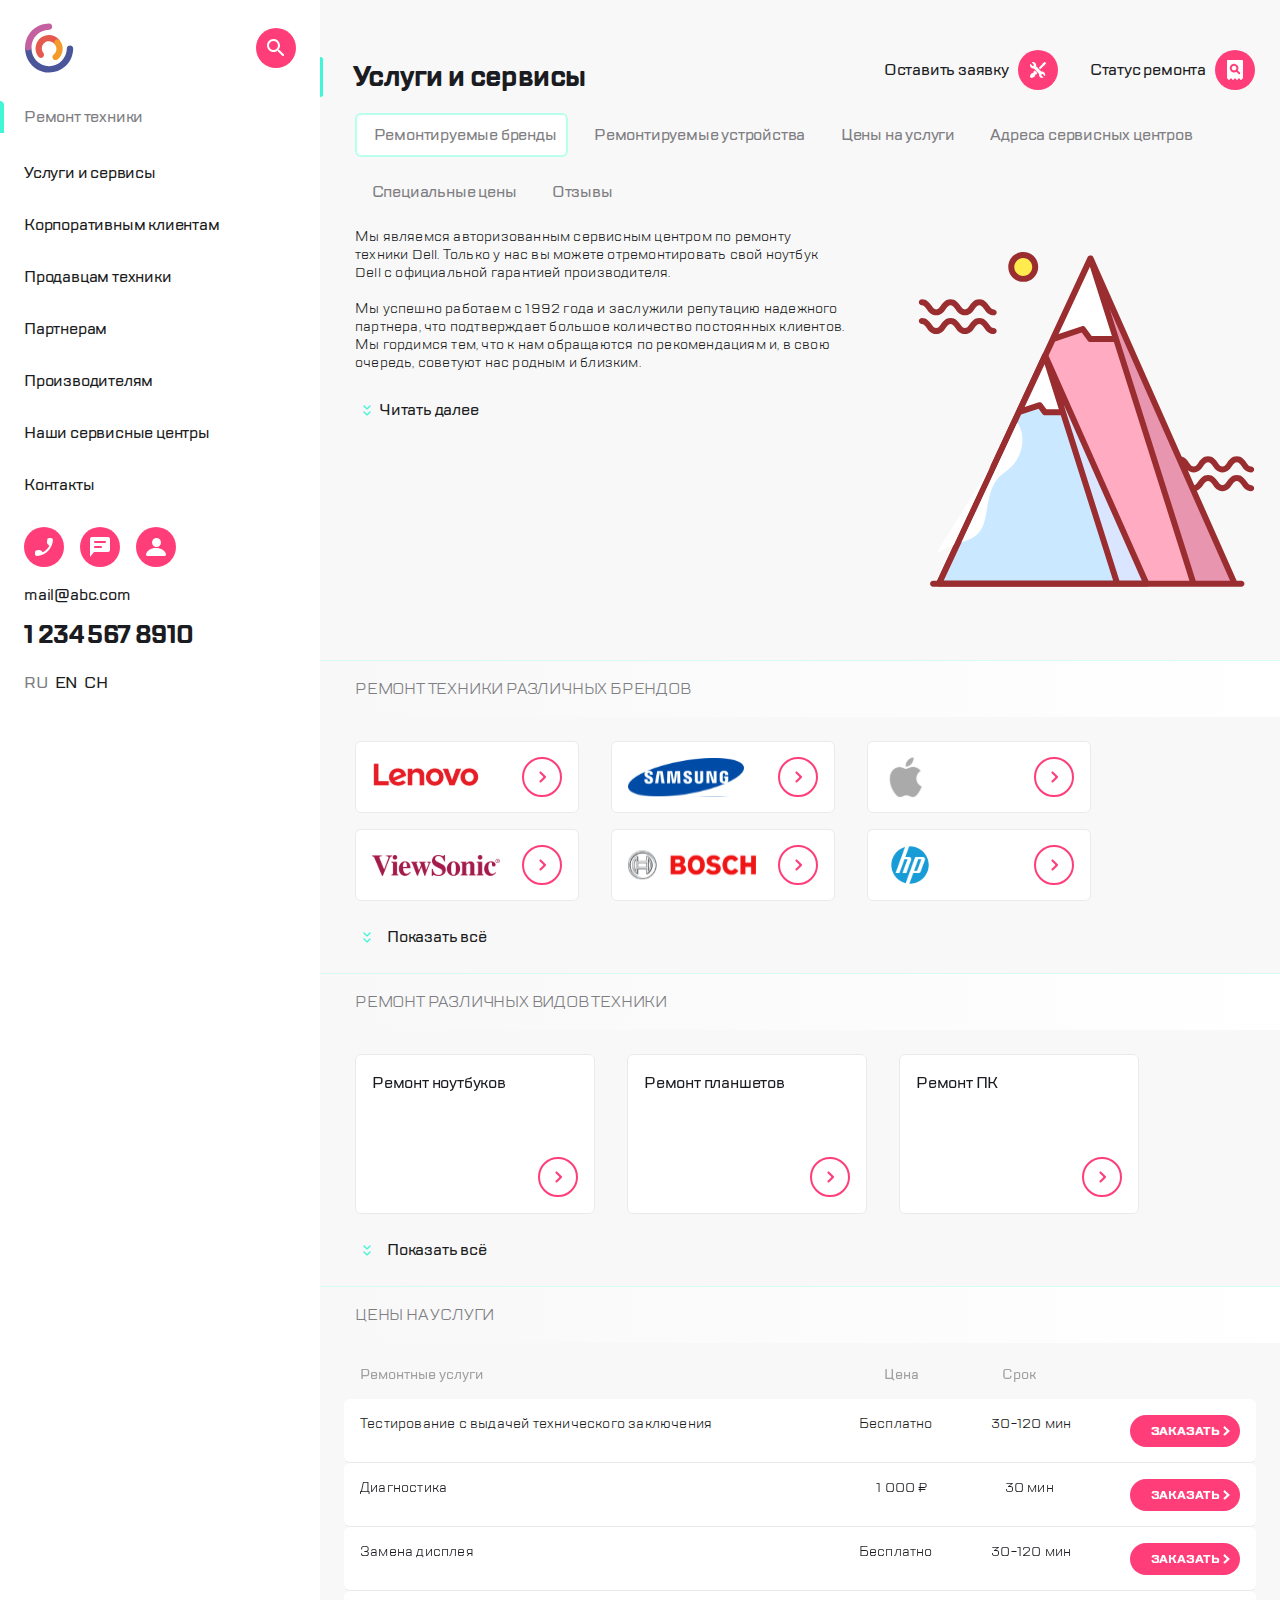
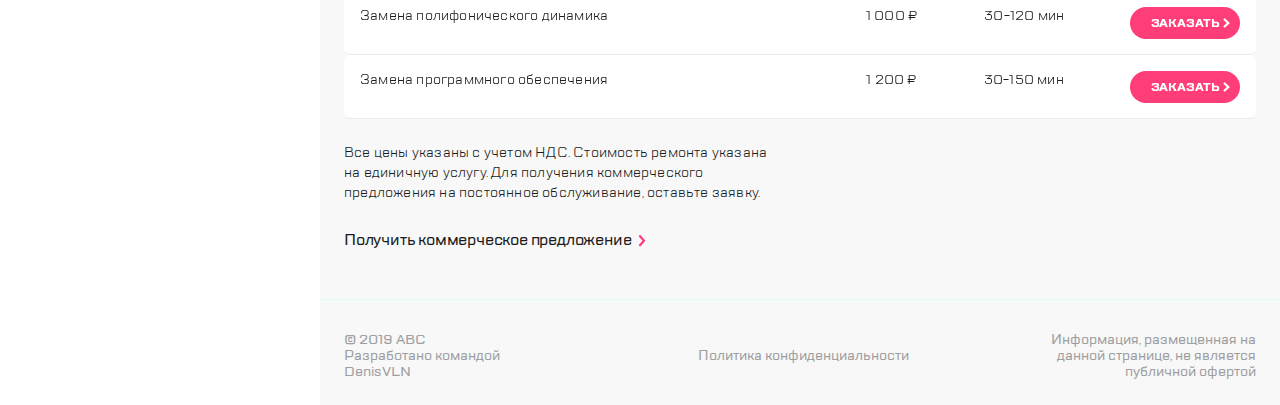
<file: index.html>
<!DOCTYPE html>
<html lang="ru">
<head>
    <meta charset="UTF-8">
    <meta name="viewport" content="width=device-width,initial-scale=1">
    <title>ABC-сервисный центр</title>
<link href="style.css" rel="stylesheet"></head>
<body>
    <div class="container">
        <aside class="aside-chat">
                <button class="icon-style aside-chat__close-btn">
                    <img src="./img/burger_close.svg" alt="Закрыть меню">
                </button>
                <h2 class="aside-chat__title aside-chat__title--style">Обратная связь</h2>
                <form class="form-chat" action="" method="get">
                    <p class="form-chat__block">
                        <input class="form-chat__input--style form-chat__input" type="text" placeholder="Имя" required>
                    </p>
                    <p class="form-chat__block">
                        <input class="form-chat__input--style form-chat__input" type="tel" placeholder="Телефон" required>
                    </p>
                    <p class="form-chat__block">
                        <input class="form-chat__input--style form-chat__input" type="email" placeholder="Электронная почта" required>
                    </p>
                    <p class="form-chat__block">
                        <input class="form-chat__input--style form-chat__input form-chat__input--message" type="text" placeholder="Сообщение" required>
                    </p>
                    <p class="form-chat__text--style">
                        Нажимая “отправить”, вы даете согласие на
                        <a class="text__link--style">обработку персональных данных</a> и соглашаетесь с нашей <a class="text__link--style">политикой 
                        конфиденциальности</a>
                    </p>
                    <button class="form-chat__btn form-chat__btn--style" type="submit">Отправить</button>
                </form>
        </aside>
        <div id="div-aside-chat"></div>
        <aside class="aside-phone">
                <button class="icon-style aside-phone__close-btn">
                    <img src="./img/burger_close.svg" alt="Закрыть меню">
                </button>
                <h2 class="aside-phone__title aside-phone__title--style">Заказать звонок</h2>
                <form class="form-phone" action="" method="get">
                    <p>
                        <input class="form-phone__input--style form-phone__input" type="tel" placeholder="Телефон" required>
                    </p>
                    <p class="form-phone__text form-phone__text--style">
                        Нажимая “отправить”, вы даете согласие на
                        <a class="text__link--style">обработку персональных данных</a> и соглашаетесь с нашей <a class="text__link--style">политикой 
                        конфиденциальности</a>
                    </p>
                    <button class="form-phone__btn form-phone__btn--style" type="submit">Отправить</button>
                </form>
        </aside>
        <div id="div-aside-phone"></div>  
        <aside class="burger-menu">
        <header class="burger-menu__cap">
            <button class="icon-style button-close--burger">
                <img src="./img/burger_close.svg" alt="Закрыть меню">
            </button>
            <img class="logo" src="./img/abc_logo.svg" alt="логотип CSP">
            <button class="icon-style burger-menu__cap--right">
                <img src="./img/search.svg" alt="Поиск">
            </button>
        </header>
        <div class="burger-menu__container">
            <nav>
                <ul class="burger-list">
                    <li class="burger-list__item burger-list__item--active">
                        <a class="burger-list__link burger-list__link--active" href="#">Ремонт техники</a>
                    </li>
                    <li class="burger-list__item">
                        <a class="burger-list__link" href="#">Услуги и сервисы</a>
                    </li>
                    <li class="burger-list__item">
                        <a class="burger-list__link" href="#">Корпоративным клиентам</a>
                    </li>
                    <li class="burger-list__item">
                        <a class="burger-list__link" href="#">Продавцам техники</a>
                    </li>
                    <li class="burger-list__item">
                        <a class="burger-list__link" href="#">Партнерам</a>
                    </li>
                    <li class="burger-list__item">
                        <a class="burger-list__link" href="#">Производителям</a>
                    </li>
                    <li class="burger-list__item">
                        <a class="burger-list__link" href="#">Наши сервисные центры</a>
                    </li>
                    <li class="burger-list__item">
                        <a class="burger-list__link" href="#">Контакты</a>
                    </li>
                </ul>
            </nav>
            <footer class="burger-menu__footer">
                <div class="footer-menu">
                    <button class="icon-style footer-menu__button" id="phone-button1">
                        <img src="./img/call.svg" alt="звонок">
                    </button>   
                    <button class="icon-style footer-menu__button" id="chat-button1">
                        <img src="./img/chat.svg" alt="чат">
                    </button>   
                    <button class="icon-style footer-menu__button">
                        <img src="./img/profile.svg" alt="профиль">
                    </button>       
                </div>
                <address class="footer-info">
                    <a class="burger-menu__footer--email" href="mailto:mail@cps.com">mail@abc.com</a>
                    <a class="burger-menu__footer--number" href="tel:8 800 890 8900">1 234 567 8910</a>  
                </address>
                <ul class="footer-lang-list">
                    <li>
                        <a class="footer-lang-list__link footer-lang-list__active" href="#">RU</a>
                    </li>
                    <li>
                        <a class="footer-lang-list__link" href="#">EN</a>
                    </li>
                    <li>
                        <a class="footer-lang-list__link" href="#">CH</a>
                    </li>
                </ul>
            </footer>
        </div>           
        </aside>
        <div id="div-aside-burger"></div>
        <div class="container-hm">
            <header class="header">
        <div class="menu">
            <button class="icon-style burger" type="button">
                    <img class="burger__icon" src="./img/burger.svg" alt="меню">
            </button>
            <a class="menu__link" href="#">
            <img style="width: 50px" src="./img/abc_logo.svg" alt="логотип CSP">
            </a>
        </div>
        
        <div class="buttons">
            <div class="buttons__add">
                <button class="icon-style" id="phone-button2">
                    <img src="./img/call.svg" alt="кнопка вызова">
                </button>
                <button class="icon-style burger__icon" id="chat-button2">
                    <img src="./img/chat.svg" alt="кнопка чата">
                </button>
                <button class="icon-style">
                    <img src="./img/profile.svg" alt="кнопка профиля">
                </button>
            </div>
            
            <div class="buttons__mobile">        
                <button class="icon-style">
                    <img src="./img/repair.svg" alt="отправить запрос">
                </button>
                <button class="icon-style">
                    <img src="./img/checkstatus.svg" alt="чекстатус">
                </button>  
            </div>   
        </div>

            </header>
<main class="main">
        <div class="main__container">
            <div class="main__desktop desktop">
                <h1 class="main__head head">Услуги и сервисы</h1>
                <div class="desktop__buttons">
                    <button class="position-repair desktop__buttons-text">Оставить заявку
                        <div class="icon-style">
                            <img class="icon-style__position" src="./img/repair.svg" alt="отправить запрос">
                        </div>
                    </button>
                    <button class="position-checkstatus desktop__buttons-text">Статус ремонта
                        <div class="icon-style">
                            <img class="icon-style__position" src="./img/checkstatus.svg" alt="проверить чекстатус">
                        </div>
                    </button>
                </div>
            </div>
    
            <nav class="navigation">
                <ul class="navigation__list">
                    <li class="navigation__item">
                        <a class="navigation__link navigation__link-active" href="#">Ремонтируемые бренды</a>
                    </li>
                    <li class="navigation__item">
                        <a class="navigation__link" href="#">Ремонтируемые устройства</a>
                    </li>
                    <li class="navigation__item">
                        <a class="navigation__link" href="#">Цены на услуги</a>
                    </li>
                    <li class="navigation__item">
                        <a class="navigation__link" href="#">Адреса сервисных центров</a>
                    </li>
                    <li class="navigation__item">
                        <a class="navigation__link" href="#">Специальные цены</a>
                    </li>
                    <li class="navigation__item">
                        <a class="navigation__link" href="#">Отзывы</a>
                    </li>
                </ul>
            </nav>
        </div>




        <section class="section">
            <div class="section__div">
                <p class="section__p">Мы являемся авторизованным сервисным центром по ремонту техники Dell.
                    Только у нас вы можете отремонтировать свой ноутбук Dell с официальной гарантией производителя. 
                    <br><br>Мы успешно работаем с 1992 года и заслужили репутацию надежного партнера, что подтверждает
                     большое количество постоянных клиентов. Мы гордимся тем, что к нам обращаются по рекомендациям и, в свою очередь,
                      советуют нас родным и близким.
                    <br><br>Мы успешно работаем с 1992 года и заслужили репутацию надежного партнера, что подтверждает
                      большое количество постоянных клиентов. Мы гордимся тем, что к нам обращаются по рекомендациям и, в свою очередь,
                       советуют нас родным и близким.
                    <br><br>Мы успешно работаем с 1992 года и заслужили репутацию надежного партнера, что подтверждает
                       большое количество постоянных клиентов. Мы гордимся тем, что к нам обращаются по рекомендациям и, в свою очередь,
                        советуют нас родным и близким.     
                </p>
                <button class="section__button section__button--style">Читать далее</button>
            </div>
            <aside class="section__aside">
                <img class="section__image" src="./img/abc_main.svg" alt="Большой логотип CSP">
            </aside>
        </section>
        <h2 class="main__title main__title--text">Ремонт техники различных брендов</h2>
        <div class="image-slider swiper">
            <div class="image-slider__wrapper swiper-wrapper">
                <div class="image-slider__slide swiper-slide">
                    <div class="image-slider__image">
                        <img src="./img/swiper_logo/lenovo.svg" alt="">
                        <a class="circle-icon" href="#">
                            <img src="./img/swiper_logo/next.svg" alt="">
                        </a>
                    </div>
                </div>
                <div class="image-slider__slide swiper-slide">
                    <div class="image-slider__image">
                        <img src="./img/swiper_logo/sumsung.svg" alt="">
                        <a class="circle-icon" href="#">
                            <img src="./img/swiper_logo/next.svg" alt="">
                        </a>
                    </div>
                </div>
                <div class="image-slider__slide swiper-slide">
                    <div class="image-slider__image">
                        <img src="./img/swiper_logo/apple.svg" alt="">
                        <a class="circle-icon" href="#">
                            <img src="./img/swiper_logo/next.svg" alt="">
                        </a>
                    </div>
                </div>
                <div class="image-slider__slide swiper-slide">
                    <div class="image-slider__image">
                        <img src="./img/swiper_logo/viewsonic.svg" alt="">
                        <a class="circle-icon" href="#">
                            <img src="./img/swiper_logo/next.svg" alt="">
                        </a>
                    </div>
                </div>
                <div class="image-slider__slide swiper-slide">
                    <div class="image-slider__image">
                        <img src="./img/swiper_logo/bosch.svg" alt="">
                        <a class="circle-icon" href="#">
                            <img src="./img/swiper_logo/next.svg" alt="">
                        </a>
                    </div>
                </div>
                <div class="image-slider__slide swiper-slide">
                    <div class="image-slider__image">
                        <img src="./img/swiper_logo/hp.svg" alt="">
                        <a class="circle-icon" href="#">
                            <img src="./img/swiper_logo/next.svg" alt="">
                        </a>
                    </div>
                </div>
                <div class="image-slider__slide swiper-slide">
                    <div class="image-slider__image">
                        <img src="./img/swiper_logo/acer.svg" alt="">
                        <a class="circle-icon" href="#">
                            <img src="./img/swiper_logo/next.svg" alt="">
                        </a>
                    </div>
                </div>
                <div class="image-slider__slide swiper-slide">
                    <div class="image-slider__image">
                        <img src="./img/swiper_logo/sony.svg" alt="">
                        <a class="circle-icon" href="#">
                            <img src="./img/swiper_logo/next.svg" alt="">
                        </a>
                    </div>
                </div>
                <div class="image-slider__slide swiper-slide">
                    <div class="image-slider__image">
                        <img src="./img/swiper_logo/lenovo.svg" alt="">
                        <a class="circle-icon" href="#">
                            <img src="./img/swiper_logo/next.svg" alt="">
                        </a>
                    </div>
                </div>
                <div class="image-slider__slide swiper-slide">
                    <div class="image-slider__image">
                        <img src="./img/swiper_logo/sumsung.svg" alt="">
                        <a class="circle-icon" href="#">
                            <img src="./img/swiper_logo/next.svg" alt="">
                        </a>
                    </div>
                </div>
                <div class="image-slider__slide swiper-slide">
                    <div class="image-slider__image">
                        <img src="./img/swiper_logo/apple.svg" alt="">
                        <a class="circle-icon" href="#">
                            <img src="./img/swiper_logo/next.svg" alt="">
                        </a>
                    </div>
                </div>
            </div>   
            <div class="swiper-pagination"></div>
            <button class="show-button show-button--style">Показать всё</button>
        </div>
        <h2 class="main__title main__title--text">Ремонт различных видов техники</h2>
        <div class="block-slider swiper">
            <div class="block-slider__wrapper swiper-wrapper">
                <div class="block-slider__slide swiper-slide">
                    <div class="block-slider__text">
                        <p class="block-slider__text--style">Ремонт ноутбуков</p>
                        <a class="circle-icon circle-icon--abs" href="#">
                            <img src="./img/swiper_logo/next.svg" alt="">
                        </a>
                    </div>
                </div>
                <div class="block-slider__slide swiper-slide">
                    <div class="block-slider__text">
                        <p class="block-slider__text--style">Ремонт планшетов</p>
                        <a class="circle-icon circle-icon--abs" href="#">
                            <img src="./img/swiper_logo/next.svg" alt="">
                        </a>
                    </div>
                </div>
                <div class="block-slider__slide swiper-slide">
                    <div class="block-slider__text">
                        <p class="block-slider__text--style">Ремонт ПК</p>
                        <a class="circle-icon circle-icon--abs" href="#">
                            <img src="./img/swiper_logo/next.svg" alt="">
                        </a>
                    </div>
                </div>
                <div class="block-slider__slide swiper-slide">
                    <div class="block-slider__text">
                        <p class="block-slider__text--style">Ремонт мониторов</p>
                        <a class="circle-icon circle-icon--abs" href="#">
                            <img src="./img/swiper_logo/next.svg" alt="">
                        </a>
                    </div>
                </div>
                <div class="block-slider__slide swiper-slide">
                    <div class="block-slider__text">
                        <p class="block-slider__text--style">Ремонт телевизоров</p>
                        <a class="circle-icon circle-icon--abs" href="#">
                            <img src="./img/swiper_logo/next.svg" alt="">
                        </a>
                    </div>
                </div>
                <div class="block-slider__slide swiper-slide">
                    <div class="block-slider__text">
                        <p class="block-slider__text--style">Ремонт холодильников</p>
                        <a class="circle-icon circle-icon--abs" href="#">
                            <img src="./img/swiper_logo/next.svg" alt="">
                        </a>
                    </div>
                </div>
                <div class="block-slider__slide swiper-slide">
                    <div class="block-slider__text">
                        <p class="block-slider__text--style">Ремонт видеокарт</p>
                        <a class="circle-icon circle-icon--abs" href="#">
                            <img src="./img/swiper_logo/next.svg" alt="">
                        </a>
                    </div>
                </div>
                <div class="block-slider__slide swiper-slide">
                    <div class="block-slider__text">
                        <p class="block-slider__text--style">Ремонт телефонов</p>
                        <a class="circle-icon circle-icon--abs" href="#">
                            <img src="./img/swiper_logo/next.svg" alt="">
                        </a>
                    </div>
                </div>
                <div class="block-slider__slide swiper-slide">
                    <div class="block-slider__text">
                        <p class="block-slider__text--style">Ремонт наушников</p>
                        <a class="circle-icon circle-icon--abs" href="#">
                            <img src="./img/swiper_logo/next.svg" alt="">
                        </a>
                    </div>
                </div>
            </div>
            <div class="swiper-pagination"></div>
            <button class="show-button-secSlider show-button--style">Показать всё</button>
        </div>
        <h2 class="main__title main__title--text">Цены на услуги</h2>
        <div class="box-slider swiper">
            <div class="box-slider__wrapper swiper-wrapper">
                <div class="box-slider__slide swiper-slide">
                    <section class="section-slider">
                        <div class="section-slider--item1">
                            <p class="section-slider--text">Ремонтные услуги</p>
                        </div>
                        <div>
                            <p class="section-slider--text">Цена</p>
                        </div>
                        <div>
                            <p class="section-slider--text">Срок</p>
                        </div>
                        <div class="section-slider--empty"></div>
                    </section>
                    <div class="box-slider__card">
                        <div class="box-slider-item1">
                            <h3 class="slider-h">Ремонтные услуги</h3>
                            <p class="slider-text--style">Тестирование с выдачей технического заключения</p>
                        </div>
                        <div class="box-slider-item2">
                            <h3 class="slider-h">Цена</h3>
                            <p class="slider-text--style">Бесплатно</p>  
                        </div>
                        <div class="box-slider-item3">
                            <h3 class="slider-h">Срок</h3>
                            <p class="slider-text--style">30-120 мин</p>
                        </div>
                        <a class="slider-link slider-link--style box-slider-item4" href="#">Заказать</a>
                    </div>
                </div>    
                <div class="box-slider__slide swiper-slide">
                    <div class="box-slider__card">
                        <div class="box-slider-item1">
                            <h3 class="slider-h">Ремонтные услуги</h3>
                            <p class="slider-text--style">Диагностика</p>
                        </div>
                        <div class="box-slider-item2">
                            <h3 class="slider-h">Цена</h3>
                            <p class="slider-text--style">1 000 ₽</p>  
                        </div>
                        <div class="box-slider-item3">
                            <h3 class="slider-h">Срок</h3>
                            <p class="slider-text--style">30 мин</p>
                        </div>
                        <a class="slider-link slider-link--style box-slider-item4" href="#">Заказать</a>
                    </div>
                </div>
                <div class="box-slider__slide swiper-slide">
                    <div class="box-slider__card">
                        <div class="box-slider-item1">
                            <h3 class="slider-h">Ремонтные услуги</h3>
                            <p class="slider-text--style">Замена дисплея</p>
                        </div>
                        <div class="box-slider-item2">
                            <h3 class="slider-h">Цена</h3>
                            <p class="slider-text--style">Бесплатно</p>  
                        </div>
                        <div class="box-slider-item3">
                            <h3 class="slider-h">Срок</h3>
                            <p class="slider-text--style">30-120 мин</p>
                        </div>
                        <a class="slider-link slider-link--style box-slider-item4" href="#">Заказать</a>
                    </div>
                </div>
                <div class="box-slider__slide swiper-slide">
                    <div class="box-slider__card">
                        <div class="box-slider-item1">
                            <h3 class="slider-h">Ремонтные услуги</h3>
                            <p class="slider-text--style">Замена полифонического динамика</p>
                        </div>
                        <div class="box-slider-item2">
                            <h3 class="slider-h">Цена</h3>
                            <p class="slider-text--style">1 000 ₽</p>  
                        </div>
                        <div class="box-slider-item3">
                            <h3 class="slider-h">Срок</h3>
                            <p class="slider-text--style">30-120 мин</p>
                        </div>
                        <a class="slider-link slider-link--style box-slider-item4" href="#">Заказать</a>
                    </div>
                </div>
                <div class="box-slider__slide swiper-slide">
                    <div class="box-slider__card">
                        <div class="box-slider-item1">
                            <h3 class="slider-h">Ремонтные услуги</h3>
                            <p class="slider-text--style">Замена программного обеспечения</p>
                        </div>
                        <div class="box-slider-item2">
                            <h3 class="slider-h">Цена</h3>
                            <p class="slider-text--style">1 200 ₽</p>  
                        </div>
                        <div class="box-slider-item3">
                            <h3 class="slider-h">Срок</h3>
                            <p class="slider-text--style">30-150 мин</p>
                        </div>
                        <a class="slider-link slider-link--style box-slider-item4" href="#">Заказать</a>
                    </div>
                </div>
            </div>
            <div class="swiper-pagination"></div>
        </div>
            
            <p class="price-swiper">
                Все цены указаны с учетом НДС. Стоимость ремонта указана на единичную услугу.
                 Для получения коммерческого предложения на постоянное обслуживание, оставьте заявку.
            </p>
            <div class="price-swiper-box">
                <a class="price-swiper-box--link" href="#">Получить коммерческое предложение</a>
            </div>
        </main></div>        
        
        <footer class="main-footer">
            <p class="main-footer__text main-footer__text--style">© 2019 ABC<br>Разработано командой DenisVLN</p>
            <a href="#"><p class="main-footer__text main-footer__text--style">Политика конфиденциальности</p></a>
            <p class="main-footer__text main-footer__text--style">Информация, размещенная на данной странице, не является публичной офертой</p>
        </footer>
            
        </div>
    
    
    <script src="https://cdn.jsdelivr.net/npm/swiper@11/swiper-bundle.min.js"></script>
<script type="text/javascript" src="./js/bundle.js"></script></body>
</html>
</file>
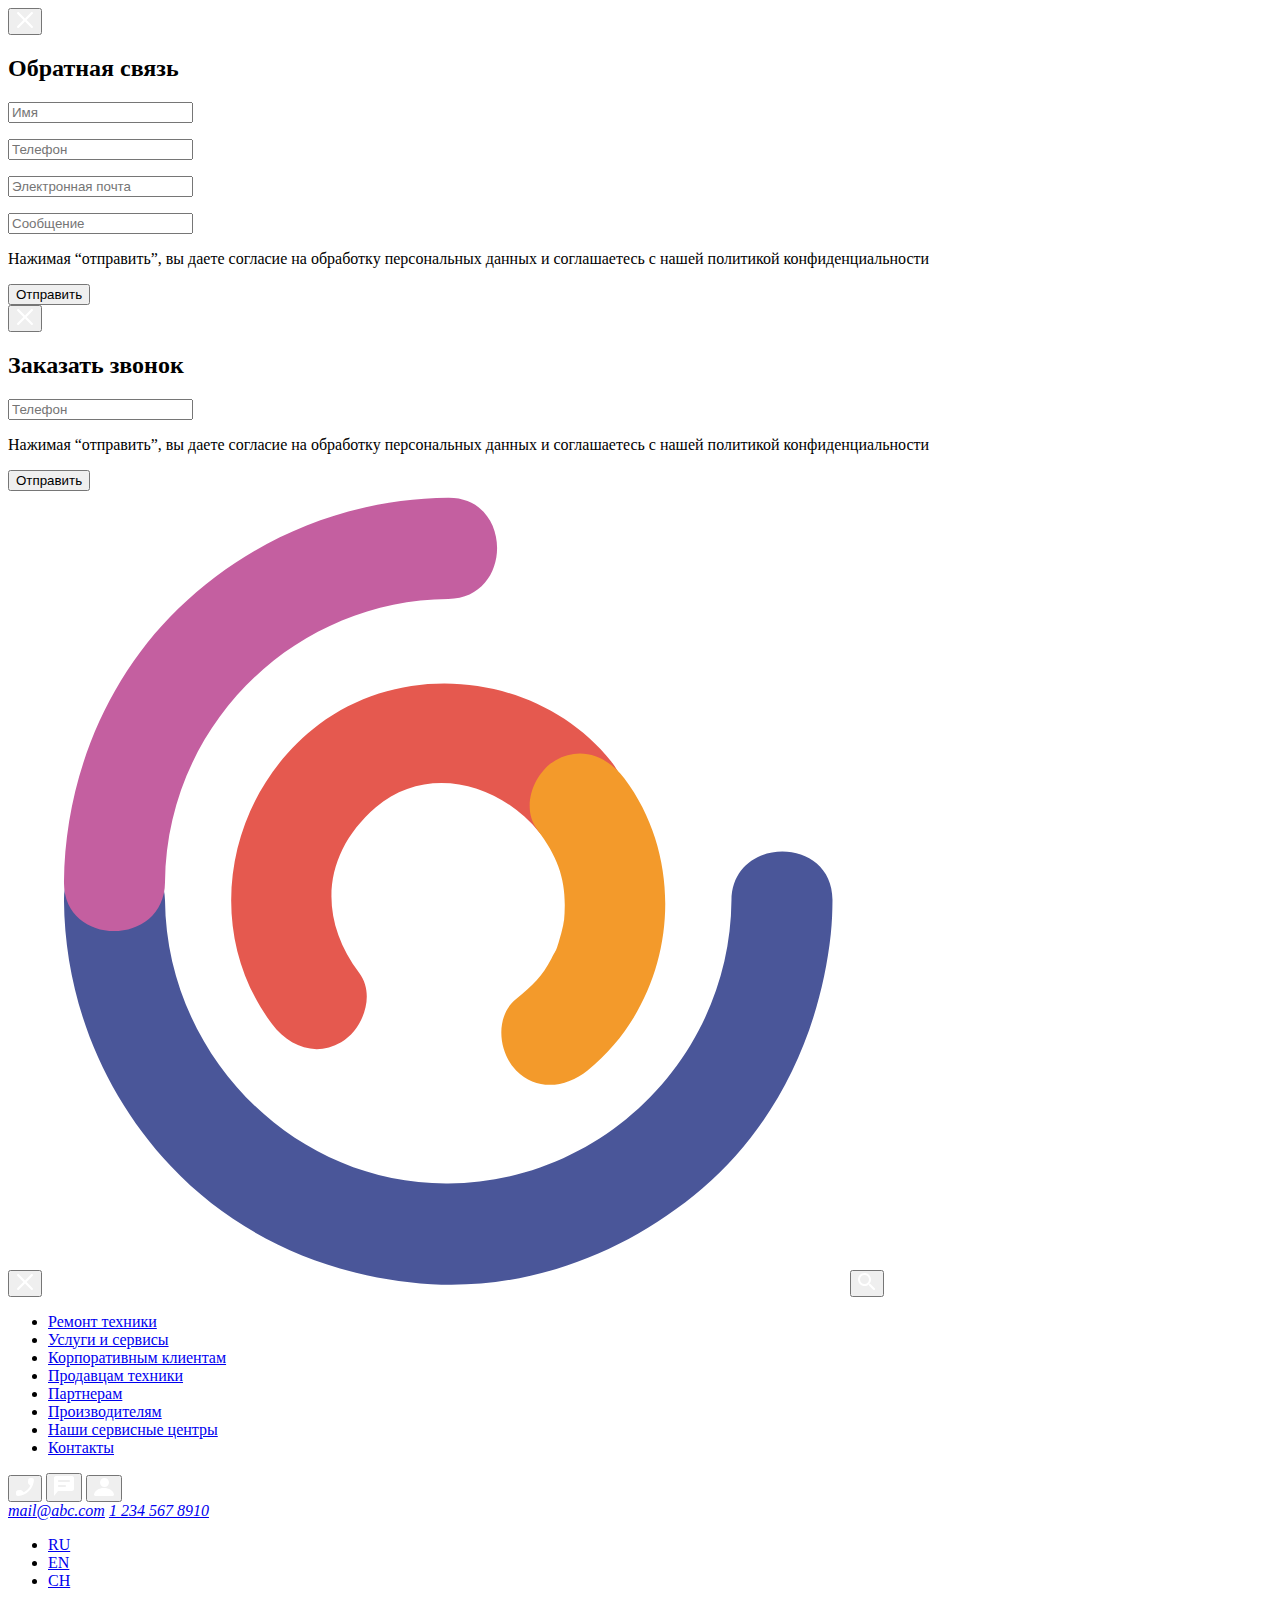
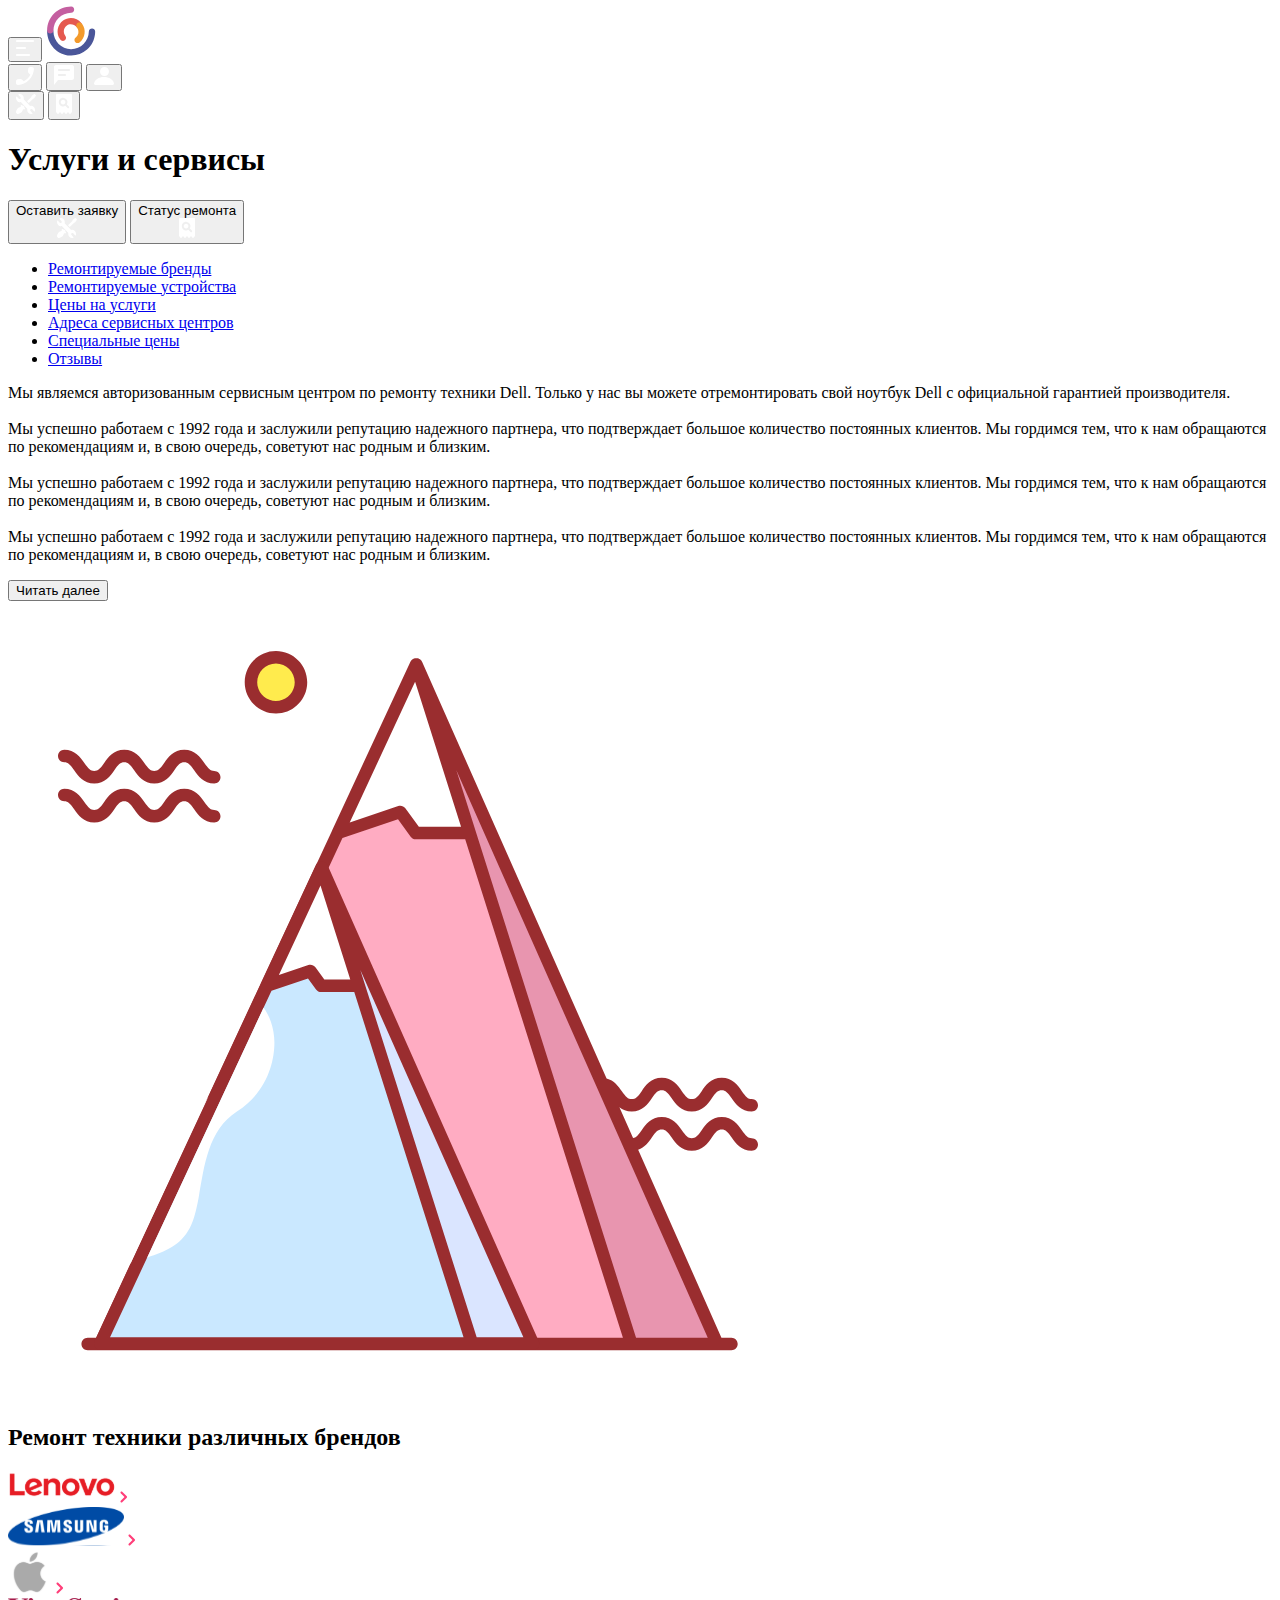
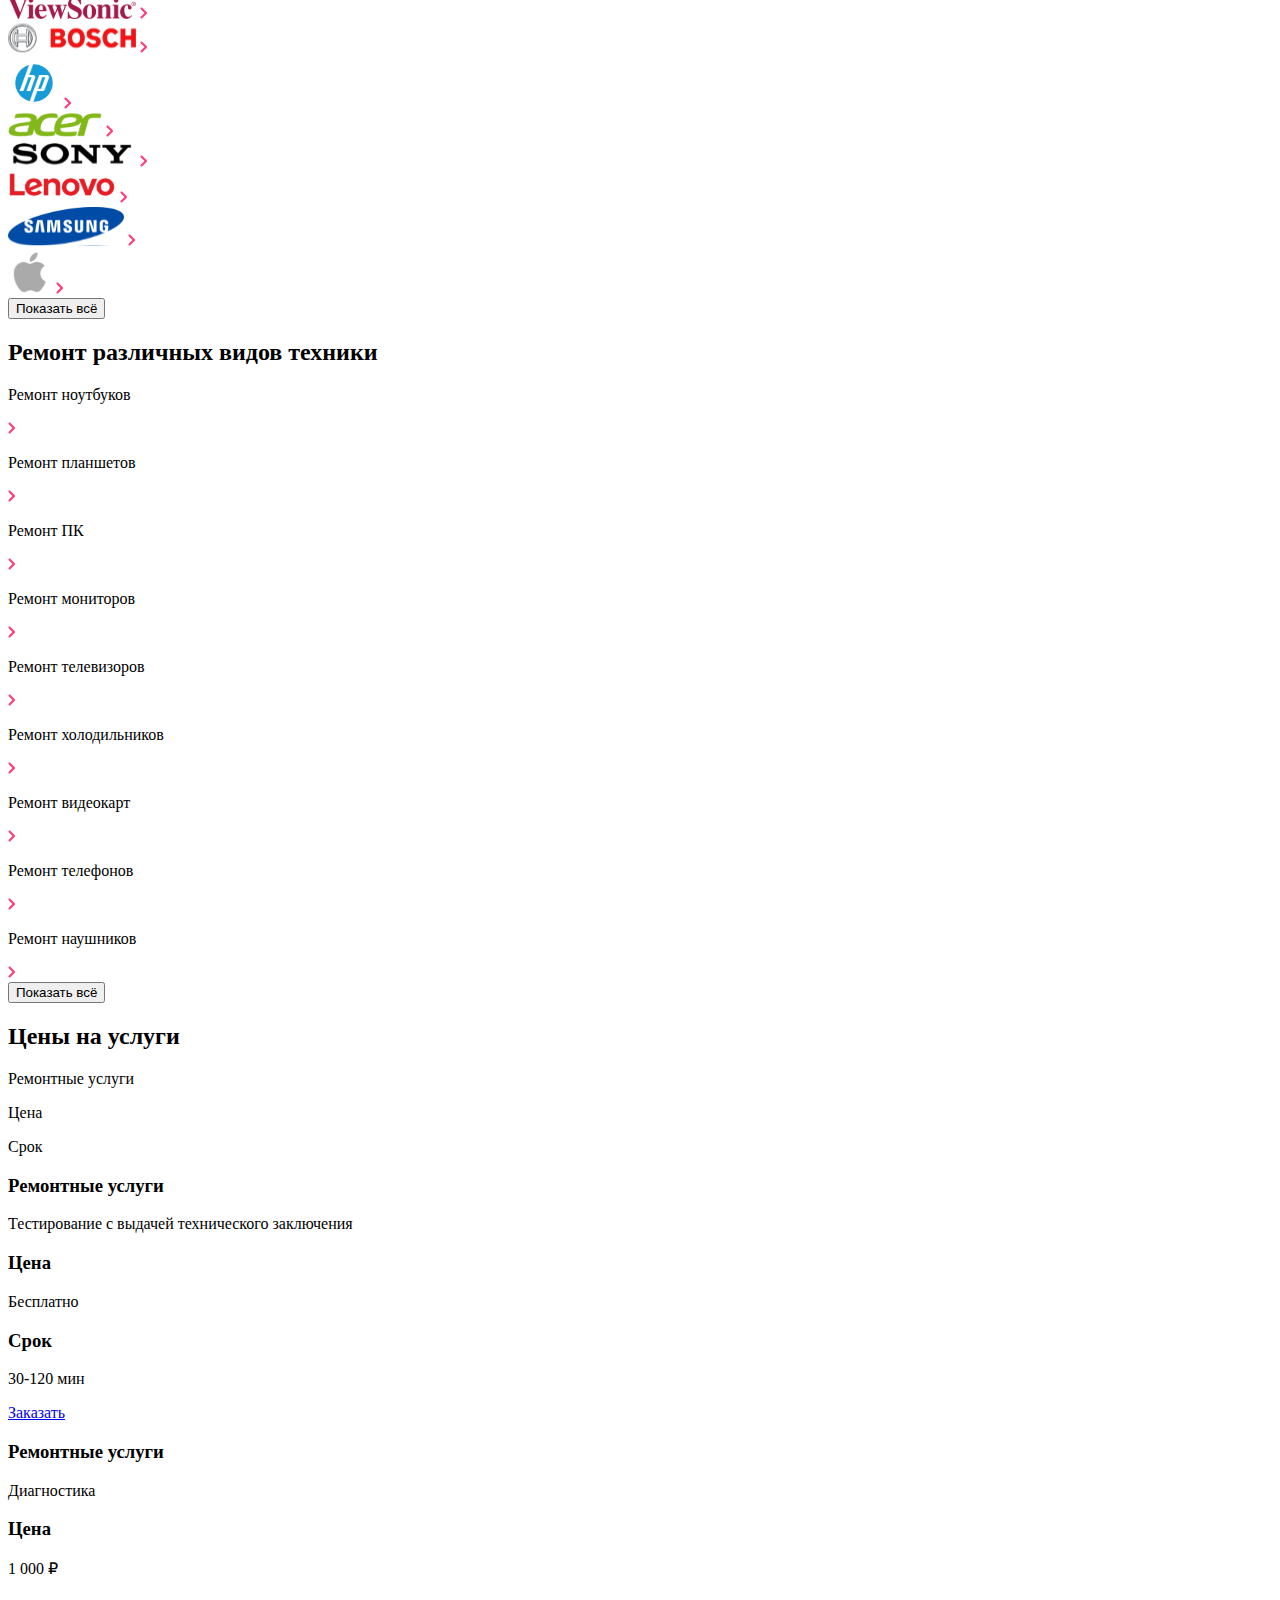
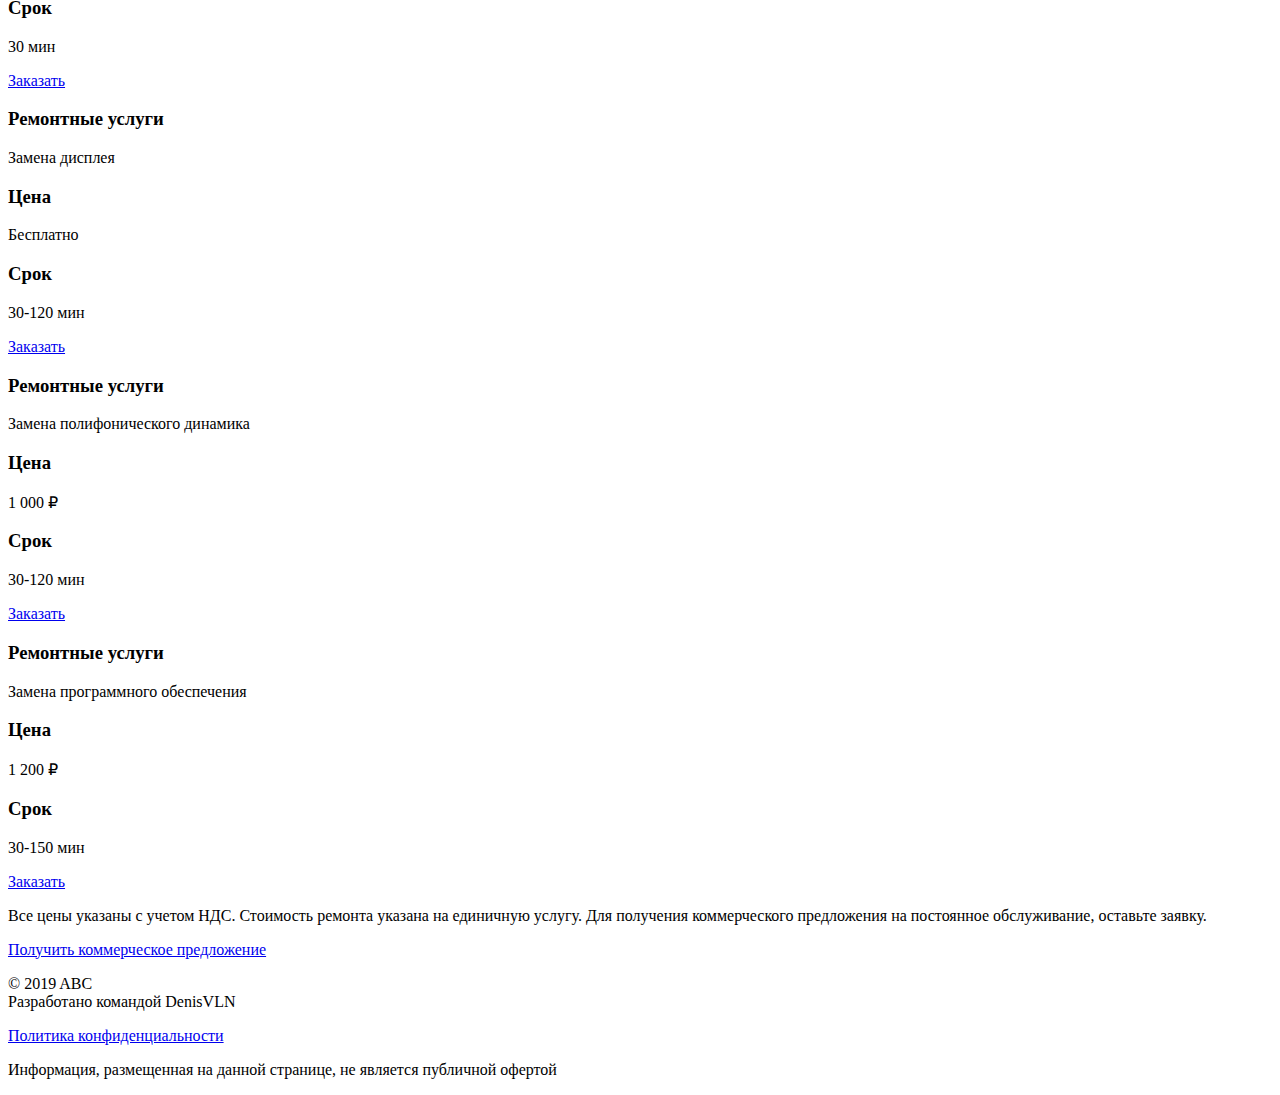
<file: src/index.html>
<!DOCTYPE html>
<html lang="ru">
<head>
    <meta charset="UTF-8">
    <meta name="viewport" content="width=device-width, initial-scale=1.0">
    <title>ABC-сервисный центр</title>
</head>
<body>
    <div class="container">
        <aside class="aside-chat">
                <button class="icon-style aside-chat__close-btn">
                    <img src="./img/burger_close.svg" alt="Закрыть меню">
                </button>
                <h2 class="aside-chat__title aside-chat__title--style">Обратная связь</h2>
                <form class="form-chat" action="" method="get">
                    <p class="form-chat__block">
                        <input class="form-chat__input--style form-chat__input" type="text" placeholder="Имя" required>
                    </p>
                    <p class="form-chat__block">
                        <input class="form-chat__input--style form-chat__input" type="tel" placeholder="Телефон" required>
                    </p>
                    <p class="form-chat__block">
                        <input class="form-chat__input--style form-chat__input" type="email" placeholder="Электронная почта" required>
                    </p>
                    <p class="form-chat__block">
                        <input class="form-chat__input--style form-chat__input form-chat__input--message" type="text" placeholder="Сообщение" required>
                    </p>
                    <p class="form-chat__text--style">
                        Нажимая “отправить”, вы даете согласие на
                        <a class="text__link--style">обработку персональных данных</a> и соглашаетесь с нашей <a class="text__link--style">политикой 
                        конфиденциальности</a>
                    </p>
                    <button class='form-chat__btn form-chat__btn--style' type="submit">Отправить</button>
                </form>
        </aside>
        <div id="div-aside-chat"></div>
        <aside class="aside-phone">
                <button class="icon-style aside-phone__close-btn">
                    <img src="./img/burger_close.svg" alt="Закрыть меню">
                </button>
                <h2 class="aside-phone__title aside-phone__title--style">Заказать звонок</h2>
                <form class="form-phone" action="" method="get">
                    <p>
                        <input class="form-phone__input--style form-phone__input" type="tel" placeholder="Телефон" required>
                    </p>
                    <p class="form-phone__text form-phone__text--style">
                        Нажимая “отправить”, вы даете согласие на
                        <a class="text__link--style">обработку персональных данных</a> и соглашаетесь с нашей <a class="text__link--style">политикой 
                        конфиденциальности</a>
                    </p>
                    <button class='form-phone__btn form-phone__btn--style' type="submit">Отправить</button>
                </form>
        </aside>
        <div id="div-aside-phone"></div>  
        <aside class="burger-menu">
        <header class="burger-menu__cap">
            <button class="icon-style button-close--burger">
                <img src="./img/burger_close.svg" alt="Закрыть меню">
            </button>
            <img   class="logo" src="./img/abc_logo.svg" alt="логотип CSP">
            <button class="icon-style burger-menu__cap--right">
                <img src="./img/search.svg" alt="Поиск">
            </button>
        </header>
        <div class="burger-menu__container">
            <nav>
                <ul class="burger-list">
                    <li class="burger-list__item burger-list__item--active">
                        <a class="burger-list__link burger-list__link--active" href="#">Ремонт техники</a>
                    </li>
                    <li class="burger-list__item">
                        <a class="burger-list__link" href="#">Услуги и сервисы</a>
                    </li>
                    <li class="burger-list__item">
                        <a class="burger-list__link" href="#">Корпоративным клиентам</a>
                    </li>
                    <li class="burger-list__item">
                        <a class="burger-list__link" href="#">Продавцам техники</a>
                    </li>
                    <li class="burger-list__item">
                        <a class="burger-list__link" href="#">Партнерам</a>
                    </li>
                    <li class="burger-list__item">
                        <a class="burger-list__link" href="#">Производителям</a>
                    </li>
                    <li class="burger-list__item">
                        <a class="burger-list__link" href="#">Наши сервисные центры</a>
                    </li>
                    <li class="burger-list__item">
                        <a class="burger-list__link" href="#">Контакты</a>
                    </li>
                </ul>
            </nav>
            <footer class="burger-menu__footer">
                <div class="footer-menu">
                    <button class="icon-style footer-menu__button" id="phone-button1">
                        <img src="./img/call.svg" alt="звонок">
                    </button>   
                    <button class="icon-style footer-menu__button" id="chat-button1">
                        <img src="./img/chat.svg" alt="чат">
                    </button>   
                    <button class="icon-style footer-menu__button">
                        <img src="./img/profile.svg" alt="профиль">
                    </button>       
                </div>
                <address class="footer-info">
                    <a class="burger-menu__footer--email" href="mailto:mail@cps.com">mail@abc.com</a>
                    <a class="burger-menu__footer--number" href="tel:8 800 890 8900">1 234 567 8910</a>  
                </address>
                <ul class="footer-lang-list">
                    <li>
                        <a class="footer-lang-list__link footer-lang-list__active" href="#">RU</a>
                    </li>
                    <li>
                        <a class="footer-lang-list__link" href="#">EN</a>
                    </li>
                    <li>
                        <a class="footer-lang-list__link" href="#">CH</a>
                    </li>
                </ul>
            </footer>
        </div>           
        </aside>
        <div id="div-aside-burger"></div>
        <div class="container-hm">
            <header class="header">
        <div class="menu">
            <button class="icon-style burger"type="button">
                    <img class="burger__icon" src="./img/burger.svg" alt="меню">
            </button>
            <a class="menu__link" href="#">
            <img  style="width: 50px" src="./img/abc_logo.svg" alt="логотип CSP">
            </a>
        </div>
        
        <div class="buttons">
            <div class="buttons__add">
                <button class="icon-style" id="phone-button2">
                    <img src="./img/call.svg" alt="кнопка вызова">
                </button>
                <button class="icon-style burger__icon" id="chat-button2">
                    <img src="./img/chat.svg" alt="кнопка чата">
                </button>
                <button class="icon-style">
                    <img src="./img/profile.svg" alt="кнопка профиля">
                </button>
            </div>
            
            <div class="buttons__mobile">        
                <button class="icon-style">
                    <img src="./img/repair.svg" alt="отправить запрос">
                </button>
                <button class="icon-style">
                    <img src="./img/checkstatus.svg" alt="чекстатус">
                </button>  
            </div>   
        </div>

            </header>
<main class="main">
        <div class="main__container">
            <div class="main__desktop desktop">
                <h1 class="main__head head">Услуги и сервисы</h1>
                <div class="desktop__buttons ">
                    <button class="position-repair desktop__buttons-text">Оставить заявку
                        <div class="icon-style">
                            <img class="icon-style__position" src="./img/repair.svg" alt="отправить запрос">
                        </div>
                    </button>
                    <button class="position-checkstatus desktop__buttons-text">Статус ремонта
                        <div class="icon-style">
                            <img class="icon-style__position" src="./img/checkstatus.svg" alt="проверить чекстатус">
                        </div>
                    </button>
                </div>
            </div>
    
            <nav class="navigation">
                <ul class="navigation__list">
                    <li class="navigation__item">
                        <a class="navigation__link navigation__link-active" href="#">Ремонтируемые бренды</a>
                    </li>
                    <li class="navigation__item">
                        <a class="navigation__link" href="#">Ремонтируемые устройства</a>
                    </li>
                    <li class="navigation__item">
                        <a class="navigation__link" href="#">Цены на услуги</a>
                    </li>
                    <li class="navigation__item">
                        <a class="navigation__link" href="#">Адреса сервисных центров</a>
                    </li>
                    <li class="navigation__item">
                        <a class="navigation__link" href="#">Специальные цены</a>
                    </li>
                    <li class="navigation__item">
                        <a class="navigation__link" href="#">Отзывы</a>
                    </li>
                </ul>
            </nav>
        </div>




        <section class="section">
            <div class="section__div" >
                <p class="section__p">Мы являемся авторизованным сервисным центром по ремонту техники Dell.
                    Только у нас вы можете отремонтировать свой ноутбук Dell с официальной гарантией производителя. 
                    <br><br>Мы успешно работаем с 1992 года и заслужили репутацию надежного партнера, что подтверждает
                     большое количество постоянных клиентов. Мы гордимся тем, что к нам обращаются по рекомендациям и, в свою очередь,
                      советуют нас родным и близким.
                    <br><br>Мы успешно работаем с 1992 года и заслужили репутацию надежного партнера, что подтверждает
                      большое количество постоянных клиентов. Мы гордимся тем, что к нам обращаются по рекомендациям и, в свою очередь,
                       советуют нас родным и близким.
                    <br><br>Мы успешно работаем с 1992 года и заслужили репутацию надежного партнера, что подтверждает
                       большое количество постоянных клиентов. Мы гордимся тем, что к нам обращаются по рекомендациям и, в свою очередь,
                        советуют нас родным и близким.     
                </p>
                <button class="section__button   section__button--style">Читать далее</button>
            </div>
            <aside class="section__aside">
                <img class="section__image" src="./img/abc_main.svg" alt="Большой логотип CSP">
            </aside>
        </section>
        <h2 class="main__title main__title--text">Ремонт техники различных брендов</h2>
        <div class="image-slider swiper">
            <div class="image-slider__wrapper swiper-wrapper">
                <div class="image-slider__slide swiper-slide">
                    <div class="image-slider__image">
                        <img src="./img/swiper_logo/lenovo.svg" alt="">
                        <a class='circle-icon' href="#">
                            <img src="./img/swiper_logo/next.svg" alt="">
                        </a>
                    </div>
                </div>
                <div class="image-slider__slide swiper-slide">
                    <div class="image-slider__image">
                        <img src="./img/swiper_logo/sumsung.svg" alt="">
                        <a class='circle-icon' href="#">
                            <img src="./img/swiper_logo/next.svg" alt="">
                        </a>
                    </div>
                </div>
                <div class="image-slider__slide swiper-slide">
                    <div class="image-slider__image">
                        <img src="./img/swiper_logo/apple.svg" alt="">
                        <a class='circle-icon' href="#">
                            <img src="./img/swiper_logo/next.svg" alt="">
                        </a>
                    </div>
                </div>
                <div class="image-slider__slide swiper-slide">
                    <div class="image-slider__image">
                        <img src="./img/swiper_logo/viewsonic.svg" alt="">
                        <a class='circle-icon' href="#">
                            <img src="./img/swiper_logo/next.svg" alt="">
                        </a>
                    </div>
                </div>
                <div class="image-slider__slide swiper-slide">
                    <div class="image-slider__image">
                        <img src="./img/swiper_logo/bosch.svg" alt="">
                        <a class='circle-icon' href="#">
                            <img src="./img/swiper_logo/next.svg" alt="">
                        </a>
                    </div>
                </div>
                <div class="image-slider__slide swiper-slide">
                    <div class="image-slider__image">
                        <img src="./img/swiper_logo/hp.svg" alt="">
                        <a class='circle-icon' href="#">
                            <img src="./img/swiper_logo/next.svg" alt="">
                        </a>
                    </div>
                </div>
                <div class="image-slider__slide swiper-slide">
                    <div class="image-slider__image">
                        <img src="./img/swiper_logo/acer.svg" alt="">
                        <a class='circle-icon' href="#">
                            <img src="./img/swiper_logo/next.svg" alt="">
                        </a>
                    </div>
                </div>
                <div class="image-slider__slide swiper-slide">
                    <div class="image-slider__image">
                        <img src="./img/swiper_logo/sony.svg" alt="">
                        <a class='circle-icon' href="#">
                            <img src="./img/swiper_logo/next.svg" alt="">
                        </a>
                    </div>
                </div>
                <div class="image-slider__slide swiper-slide">
                    <div class="image-slider__image">
                        <img src="./img/swiper_logo/lenovo.svg" alt="">
                        <a class='circle-icon' href="#">
                            <img src="./img/swiper_logo/next.svg" alt="">
                        </a>
                    </div>
                </div>
                <div class="image-slider__slide swiper-slide">
                    <div class="image-slider__image">
                        <img src="./img/swiper_logo/sumsung.svg" alt="">
                        <a class='circle-icon' href="#">
                            <img src="./img/swiper_logo/next.svg" alt="">
                        </a>
                    </div>
                </div>
                <div class="image-slider__slide swiper-slide">
                    <div class="image-slider__image">
                        <img src="./img/swiper_logo/apple.svg" alt="">
                        <a class='circle-icon' href="#">
                            <img src="./img/swiper_logo/next.svg" alt="">
                        </a>
                    </div>
                </div>
            </div>   
            <div class="swiper-pagination"></div>
            <button class="show-button  show-button--style">Показать всё</button>
        </div>
        <h2 class="main__title main__title--text">Ремонт различных видов техники</h2>
        <div class="block-slider swiper">
            <div class="block-slider__wrapper swiper-wrapper">
                <div class="block-slider__slide swiper-slide">
                    <div class="block-slider__text">
                        <p class="block-slider__text--style">Ремонт ноутбуков</p>
                        <a class='circle-icon circle-icon--abs' href="#">
                            <img src="./img/swiper_logo/next.svg" alt="">
                        </a>
                    </div>
                </div>
                <div class="block-slider__slide swiper-slide">
                    <div class="block-slider__text">
                        <p class="block-slider__text--style">Ремонт планшетов</p>
                        <a class='circle-icon circle-icon--abs' href="#">
                            <img src="./img/swiper_logo/next.svg" alt="">
                        </a>
                    </div>
                </div>
                <div class="block-slider__slide swiper-slide">
                    <div class="block-slider__text">
                        <p class="block-slider__text--style">Ремонт ПК</p>
                        <a class='circle-icon circle-icon--abs' href="#">
                            <img src="./img/swiper_logo/next.svg" alt="">
                        </a>
                    </div>
                </div>
                <div class="block-slider__slide swiper-slide">
                    <div class="block-slider__text">
                        <p class="block-slider__text--style">Ремонт мониторов</p>
                        <a class='circle-icon circle-icon--abs' href="#">
                            <img src="./img/swiper_logo/next.svg" alt="">
                        </a>
                    </div>
                </div>
                <div class="block-slider__slide swiper-slide">
                    <div class="block-slider__text">
                        <p class="block-slider__text--style">Ремонт телевизоров</p>
                        <a class='circle-icon circle-icon--abs' href="#">
                            <img src="./img/swiper_logo/next.svg" alt="">
                        </a>
                    </div>
                </div>
                <div class="block-slider__slide swiper-slide">
                    <div class="block-slider__text">
                        <p class="block-slider__text--style">Ремонт холодильников</p>
                        <a class='circle-icon circle-icon--abs' href="#">
                            <img src="./img/swiper_logo/next.svg" alt="">
                        </a>
                    </div>
                </div>
                <div class="block-slider__slide swiper-slide">
                    <div class="block-slider__text">
                        <p class="block-slider__text--style">Ремонт видеокарт</p>
                        <a class='circle-icon circle-icon--abs' href="#">
                            <img src="./img/swiper_logo/next.svg" alt="">
                        </a>
                    </div>
                </div>
                <div class="block-slider__slide swiper-slide">
                    <div class="block-slider__text">
                        <p class="block-slider__text--style">Ремонт телефонов</p>
                        <a class='circle-icon circle-icon--abs' href="#">
                            <img src="./img/swiper_logo/next.svg" alt="">
                        </a>
                    </div>
                </div>
                <div class="block-slider__slide swiper-slide">
                    <div class="block-slider__text">
                        <p class="block-slider__text--style">Ремонт наушников</p>
                        <a class='circle-icon circle-icon--abs' href="#">
                            <img src="./img/swiper_logo/next.svg" alt="">
                        </a>
                    </div>
                </div>
            </div>
            <div class="swiper-pagination"></div>
            <button class="show-button-secSlider  show-button--style">Показать всё</button>
        </div>
        <h2 class="main__title main__title--text">Цены на услуги</h2>
        <div class="box-slider swiper">
            <div class="box-slider__wrapper swiper-wrapper">
                <div class="box-slider__slide swiper-slide">
                    <section class="section-slider">
                        <div class="section-slider--item1">
                            <p class="section-slider--text">Ремонтные услуги</p>
                        </div>
                        <div>
                            <p class="section-slider--text">Цена</p>
                        </div>
                        <div>
                            <p class="section-slider--text">Срок</p>
                        </div>
                        <div class="section-slider--empty"></div>
                    </section>
                    <div class="box-slider__card">
                        <div class="box-slider-item1">
                            <h3 class="slider-h">Ремонтные услуги</h3>
                            <p class="slider-text--style">Тестирование с выдачей технического заключения</p>
                        </div>
                        <div class="box-slider-item2">
                            <h3 class="slider-h">Цена</h3>
                            <p class="slider-text--style">Бесплатно</p>  
                        </div>
                        <div class="box-slider-item3">
                            <h3 class="slider-h">Срок</h3>
                            <p class="slider-text--style">30-120 мин</p>
                        </div>
                        <a class='slider-link slider-link--style box-slider-item4' href="#">Заказать</a>
                    </div>
                </div>    
                <div class="box-slider__slide swiper-slide">
                    <div class="box-slider__card">
                        <div class="box-slider-item1">
                            <h3 class="slider-h">Ремонтные услуги</h3>
                            <p class="slider-text--style">Диагностика</p>
                        </div>
                        <div class="box-slider-item2">
                            <h3 class="slider-h">Цена</h3>
                            <p class="slider-text--style">1 000 ₽</p>  
                        </div>
                        <div class="box-slider-item3">
                            <h3 class="slider-h">Срок</h3>
                            <p class="slider-text--style">30 мин</p>
                        </div>
                        <a class='slider-link slider-link--style box-slider-item4' href="#">Заказать</a>
                    </div>
                </div>
                <div class="box-slider__slide swiper-slide">
                    <div class="box-slider__card">
                        <div class="box-slider-item1">
                            <h3 class="slider-h">Ремонтные услуги</h3>
                            <p class="slider-text--style">Замена дисплея</p>
                        </div>
                        <div class="box-slider-item2">
                            <h3 class="slider-h">Цена</h3>
                            <p class="slider-text--style">Бесплатно</p>  
                        </div>
                        <div class="box-slider-item3">
                            <h3 class="slider-h">Срок</h3>
                            <p class="slider-text--style">30-120 мин</p>
                        </div>
                        <a class='slider-link slider-link--style box-slider-item4' href="#">Заказать</a>
                    </div>
                </div>
                <div class="box-slider__slide swiper-slide">
                    <div class="box-slider__card">
                        <div class="box-slider-item1">
                            <h3 class="slider-h">Ремонтные услуги</h3>
                            <p class="slider-text--style">Замена полифонического динамика</p>
                        </div>
                        <div class="box-slider-item2">
                            <h3 class="slider-h">Цена</h3>
                            <p class="slider-text--style">1 000 ₽</p>  
                        </div>
                        <div class="box-slider-item3">
                            <h3 class="slider-h">Срок</h3>
                            <p class="slider-text--style">30-120 мин</p>
                        </div>
                        <a class='slider-link slider-link--style box-slider-item4' href="#">Заказать</a>
                    </div>
                </div>
                <div class="box-slider__slide swiper-slide">
                    <div class="box-slider__card">
                        <div class="box-slider-item1">
                            <h3 class="slider-h">Ремонтные услуги</h3>
                            <p class="slider-text--style">Замена программного обеспечения</p>
                        </div>
                        <div class="box-slider-item2">
                            <h3 class="slider-h">Цена</h3>
                            <p class="slider-text--style">1 200 ₽</p>  
                        </div>
                        <div class="box-slider-item3">
                            <h3 class="slider-h">Срок</h3>
                            <p class="slider-text--style">30-150 мин</p>
                        </div>
                        <a class='slider-link slider-link--style box-slider-item4' href="#">Заказать</a>
                    </div>
                </div>
            </div>
            <div class="swiper-pagination"></div>
        </div>
            
            <p class='price-swiper'>
                Все цены указаны с учетом НДС. Стоимость ремонта указана на единичную услугу.
                 Для получения коммерческого предложения на постоянное обслуживание, оставьте заявку.
            </p>
            <div class="price-swiper-box">
                <a class="price-swiper-box--link" href="#">Получить коммерческое предложение</a>
            </div>
        </div>        
        </main>
        <footer class="main-footer">
            <p class="main-footer__text main-footer__text--style">© 2019 ABC<br>Разработано командой DenisVLN</p>
            <a href="#"><p class="main-footer__text main-footer__text--style">Политика конфиденциальности</p></a>
            <p class="main-footer__text main-footer__text--style">Информация, размещенная на данной странице, не является публичной офертой</p>
        </footer>
            
        </div>
    
    </div>
    <script src="https://cdn.jsdelivr.net/npm/swiper@11/swiper-bundle.min.js"></script>
</body>
</html>
</file>
<file: style.css>
/**
 * Swiper 11.0.5
 * Most modern mobile touch slider and framework with hardware accelerated transitions
 * https://swiperjs.com
 *
 * Copyright 2014-2023 Vladimir Kharlampidi
 *
 * Released under the MIT License
 *
 * Released on: November 22, 2023
 */

/* FONT_START */
@font-face {
  font-family: 'swiper-icons';
  src: url('data:application/font-woff;charset=utf-8;base64, [base64]//wADZ2x5ZgAAAywAAADMAAAD2MHtryVoZWFkAAABbAAAADAAAAA2E2+eoWhoZWEAAAGcAAAAHwAAACQC9gDzaG10eAAAAigAAAAZAAAArgJkABFsb2NhAAAC0AAAAFoAAABaFQAUGG1heHAAAAG8AAAAHwAAACAAcABAbmFtZQAAA/gAAAE5AAACXvFdBwlwb3N0AAAFNAAAAGIAAACE5s74hXjaY2BkYGAAYpf5Hu/j+W2+MnAzMYDAzaX6QjD6/4//Bxj5GA8AuRwMYGkAPywL13jaY2BkYGA88P8Agx4j+/8fQDYfA1AEBWgDAIB2BOoAeNpjYGRgYNBh4GdgYgABEMnIABJzYNADCQAACWgAsQB42mNgYfzCOIGBlYGB0YcxjYGBwR1Kf2WQZGhhYGBiYGVmgAFGBiQQkOaawtDAoMBQxXjg/wEGPcYDDA4wNUA2CCgwsAAAO4EL6gAAeNpj2M0gyAACqxgGNWBkZ2D4/wMA+xkDdgAAAHjaY2BgYGaAYBkGRgYQiAHyGMF8FgYHIM3DwMHABGQrMOgyWDLEM1T9/w8UBfEMgLzE////P/5//f/V/xv+r4eaAAeMbAxwIUYmIMHEgKYAYjUcsDAwsLKxc3BycfPw8jEQA/[base64]/uznmfPFBNODM2K7MTQ45YEAZqGP81AmGGcF3iPqOop0r1SPTaTbVkfUe4HXj97wYE+yNwWYxwWu4v1ugWHgo3S1XdZEVqWM7ET0cfnLGxWfkgR42o2PvWrDMBSFj/IHLaF0zKjRgdiVMwScNRAoWUoH78Y2icB/yIY09An6AH2Bdu/UB+yxopYshQiEvnvu0dURgDt8QeC8PDw7Fpji3fEA4z/PEJ6YOB5hKh4dj3EvXhxPqH/SKUY3rJ7srZ4FZnh1PMAtPhwP6fl2PMJMPDgeQ4rY8YT6Gzao0eAEA409DuggmTnFnOcSCiEiLMgxCiTI6Cq5DZUd3Qmp10vO0LaLTd2cjN4fOumlc7lUYbSQcZFkutRG7g6JKZKy0RmdLY680CDnEJ+UMkpFFe1RN7nxdVpXrC4aTtnaurOnYercZg2YVmLN/d/gczfEimrE/fs/bOuq29Zmn8tloORaXgZgGa78yO9/cnXm2BpaGvq25Dv9S4E9+5SIc9PqupJKhYFSSl47+Qcr1mYNAAAAeNptw0cKwkAAAMDZJA8Q7OUJvkLsPfZ6zFVERPy8qHh2YER+3i/BP83vIBLLySsoKimrqKqpa2hp6+jq6RsYGhmbmJqZSy0sraxtbO3sHRydnEMU4uR6yx7JJXveP7WrDycAAAAAAAH//wACeNpjYGRgYOABYhkgZgJCZgZNBkYGLQZtIJsFLMYAAAw3ALgAeNolizEKgDAQBCchRbC2sFER0YD6qVQiBCv/H9ezGI6Z5XBAw8CBK/m5iQQVauVbXLnOrMZv2oLdKFa8Pjuru2hJzGabmOSLzNMzvutpB3N42mNgZGBg4GKQYzBhYMxJLMlj4GBgAYow/P/PAJJhLM6sSoWKfWCAAwDAjgbRAAB42mNgYGBkAIIbCZo5IPrmUn0hGA0AO8EFTQAA');
  font-weight: 400;
  font-style: normal;
}
/* FONT_END */
:root {
  --swiper-theme-color: #007aff;
  /*
  --swiper-preloader-color: var(--swiper-theme-color);
  --swiper-wrapper-transition-timing-function: initial;
  */
}
:host {
  position: relative;
  display: block;
  margin-left: auto;
  margin-right: auto;
  z-index: 1;
}
.swiper {
  margin-left: auto;
  margin-right: auto;
  position: relative;
  overflow: hidden;
  list-style: none;
  padding: 0;
  /* Fix of Webkit flickering */
  z-index: 1;
  display: block;
}
.swiper-vertical > .swiper-wrapper {
  flex-direction: column;
}
.swiper-wrapper {
  position: relative;
  width: 100%;
  height: 100%;
  z-index: 1;
  display: flex;
  transition-property: transform;
  transition-timing-function: var(--swiper-wrapper-transition-timing-function, initial);
  box-sizing: content-box;
}
.swiper-android .swiper-slide,
.swiper-ios .swiper-slide,
.swiper-wrapper {
  transform: translate3d(0px, 0, 0);
}
.swiper-horizontal {
  touch-action: pan-y;
}
.swiper-vertical {
  touch-action: pan-x;
}
.swiper-slide {
  flex-shrink: 0;
  width: 100%;
  height: 100%;
  position: relative;
  transition-property: transform;
  display: block;
}
.swiper-slide-invisible-blank {
  visibility: hidden;
}
/* Auto Height */
.swiper-autoheight,
.swiper-autoheight .swiper-slide {
  height: auto;
}
.swiper-autoheight .swiper-wrapper {
  align-items: flex-start;
  transition-property: transform, height;
}
.swiper-backface-hidden .swiper-slide {
  transform: translateZ(0);
  -webkit-backface-visibility: hidden;
          backface-visibility: hidden;
}
/* 3D Effects */
.swiper-3d.swiper-css-mode .swiper-wrapper {
  perspective: 1200px;
}
.swiper-3d .swiper-wrapper {
  transform-style: preserve-3d;
}
.swiper-3d {
  perspective: 1200px;
}
.swiper-3d .swiper-slide,
.swiper-3d .swiper-cube-shadow {
  transform-style: preserve-3d;
}
/* CSS Mode */
.swiper-css-mode > .swiper-wrapper {
  overflow: auto;
  scrollbar-width: none;
  /* For Firefox */
  -ms-overflow-style: none;
  /* For Internet Explorer and Edge */
}
.swiper-css-mode > .swiper-wrapper::-webkit-scrollbar {
  display: none;
}
.swiper-css-mode > .swiper-wrapper > .swiper-slide {
  scroll-snap-align: start start;
}
.swiper-css-mode.swiper-horizontal > .swiper-wrapper {
  scroll-snap-type: x mandatory;
}
.swiper-css-mode.swiper-vertical > .swiper-wrapper {
  scroll-snap-type: y mandatory;
}
.swiper-css-mode.swiper-free-mode > .swiper-wrapper {
  scroll-snap-type: none;
}
.swiper-css-mode.swiper-free-mode > .swiper-wrapper > .swiper-slide {
  scroll-snap-align: none;
}
.swiper-css-mode.swiper-centered > .swiper-wrapper::before {
  content: '';
  flex-shrink: 0;
  order: 9999;
}
.swiper-css-mode.swiper-centered > .swiper-wrapper > .swiper-slide {
  scroll-snap-align: center center;
  scroll-snap-stop: always;
}
.swiper-css-mode.swiper-centered.swiper-horizontal > .swiper-wrapper > .swiper-slide:first-child {
  margin-inline-start: var(--swiper-centered-offset-before);
}
.swiper-css-mode.swiper-centered.swiper-horizontal > .swiper-wrapper::before {
  height: 100%;
  min-height: 1px;
  width: var(--swiper-centered-offset-after);
}
.swiper-css-mode.swiper-centered.swiper-vertical > .swiper-wrapper > .swiper-slide:first-child {
  margin-block-start: var(--swiper-centered-offset-before);
}
.swiper-css-mode.swiper-centered.swiper-vertical > .swiper-wrapper::before {
  width: 100%;
  min-width: 1px;
  height: var(--swiper-centered-offset-after);
}
/* Slide styles start */
/* 3D Shadows */
.swiper-3d .swiper-slide-shadow,
.swiper-3d .swiper-slide-shadow-left,
.swiper-3d .swiper-slide-shadow-right,
.swiper-3d .swiper-slide-shadow-top,
.swiper-3d .swiper-slide-shadow-bottom,
.swiper-3d .swiper-slide-shadow,
.swiper-3d .swiper-slide-shadow-left,
.swiper-3d .swiper-slide-shadow-right,
.swiper-3d .swiper-slide-shadow-top,
.swiper-3d .swiper-slide-shadow-bottom {
  position: absolute;
  left: 0;
  top: 0;
  width: 100%;
  height: 100%;
  pointer-events: none;
  z-index: 10;
}
.swiper-3d .swiper-slide-shadow {
  background: rgba(0, 0, 0, 0.15);
}
.swiper-3d .swiper-slide-shadow-left {
  background-image: linear-gradient(to left, rgba(0, 0, 0, 0.5), rgba(0, 0, 0, 0));
}
.swiper-3d .swiper-slide-shadow-right {
  background-image: linear-gradient(to right, rgba(0, 0, 0, 0.5), rgba(0, 0, 0, 0));
}
.swiper-3d .swiper-slide-shadow-top {
  background-image: linear-gradient(to top, rgba(0, 0, 0, 0.5), rgba(0, 0, 0, 0));
}
.swiper-3d .swiper-slide-shadow-bottom {
  background-image: linear-gradient(to bottom, rgba(0, 0, 0, 0.5), rgba(0, 0, 0, 0));
}
.swiper-lazy-preloader {
  width: 42px;
  height: 42px;
  position: absolute;
  left: 50%;
  top: 50%;
  margin-left: -21px;
  margin-top: -21px;
  z-index: 10;
  transform-origin: 50%;
  box-sizing: border-box;
  border: 4px solid var(--swiper-preloader-color, var(--swiper-theme-color));
  border-radius: 50%;
  border-top-color: transparent;
}
.swiper:not(.swiper-watch-progress) .swiper-lazy-preloader,
.swiper-watch-progress .swiper-slide-visible .swiper-lazy-preloader {
  animation: swiper-preloader-spin 1s infinite linear;
}
.swiper-lazy-preloader-white {
  --swiper-preloader-color: #fff;
}
.swiper-lazy-preloader-black {
  --swiper-preloader-color: #000;
}
@keyframes swiper-preloader-spin {
  0% {
    transform: rotate(0deg);
  }
  100% {
    transform: rotate(360deg);
  }
}
/* Slide styles end */
.swiper-virtual .swiper-slide {
  -webkit-backface-visibility: hidden;
  transform: translateZ(0);
}
.swiper-virtual.swiper-css-mode .swiper-wrapper::after {
  content: '';
  position: absolute;
  left: 0;
  top: 0;
  pointer-events: none;
}
.swiper-virtual.swiper-css-mode.swiper-horizontal .swiper-wrapper::after {
  height: 1px;
  width: var(--swiper-virtual-size);
}
.swiper-virtual.swiper-css-mode.swiper-vertical .swiper-wrapper::after {
  width: 1px;
  height: var(--swiper-virtual-size);
}
:root {
  --swiper-navigation-size: 44px;
  /*
  --swiper-navigation-top-offset: 50%;
  --swiper-navigation-sides-offset: 10px;
  --swiper-navigation-color: var(--swiper-theme-color);
  */
}
.swiper-button-prev,
.swiper-button-next {
  position: absolute;
  top: var(--swiper-navigation-top-offset, 50%);
  width: calc(var(--swiper-navigation-size) / 44 * 27);
  height: var(--swiper-navigation-size);
  margin-top: calc(0px - (var(--swiper-navigation-size) / 2));
  z-index: 10;
  cursor: pointer;
  display: flex;
  align-items: center;
  justify-content: center;
  color: var(--swiper-navigation-color, var(--swiper-theme-color));
}
.swiper-button-prev.swiper-button-disabled,
.swiper-button-next.swiper-button-disabled {
  opacity: 0.35;
  cursor: auto;
  pointer-events: none;
}
.swiper-button-prev.swiper-button-hidden,
.swiper-button-next.swiper-button-hidden {
  opacity: 0;
  cursor: auto;
  pointer-events: none;
}
.swiper-navigation-disabled .swiper-button-prev,
.swiper-navigation-disabled .swiper-button-next {
  display: none !important;
}
.swiper-button-prev svg,
.swiper-button-next svg {
  width: 100%;
  height: 100%;
  object-fit: contain;
  transform-origin: center;
}
.swiper-rtl .swiper-button-prev svg,
.swiper-rtl .swiper-button-next svg {
  transform: rotate(180deg);
}
.swiper-button-prev,
.swiper-rtl .swiper-button-next {
  left: var(--swiper-navigation-sides-offset, 10px);
  right: auto;
}
.swiper-button-next,
.swiper-rtl .swiper-button-prev {
  right: var(--swiper-navigation-sides-offset, 10px);
  left: auto;
}
.swiper-button-lock {
  display: none;
}
/* Navigation font start */
.swiper-button-prev:after,
.swiper-button-next:after {
  font-family: swiper-icons;
  font-size: var(--swiper-navigation-size);
  text-transform: none !important;
  letter-spacing: 0;
  font-variant: initial;
  line-height: 1;
}
.swiper-button-prev:after,
.swiper-rtl .swiper-button-next:after {
  content: 'prev';
}
.swiper-button-next,
.swiper-rtl .swiper-button-prev {
  right: var(--swiper-navigation-sides-offset, 10px);
  left: auto;
}
.swiper-button-next:after,
.swiper-rtl .swiper-button-prev:after {
  content: 'next';
}
/* Navigation font end */
:root {
  /*
  --swiper-pagination-color: var(--swiper-theme-color);
  --swiper-pagination-left: auto;
  --swiper-pagination-right: 8px;
  --swiper-pagination-bottom: 8px;
  --swiper-pagination-top: auto;
  --swiper-pagination-fraction-color: inherit;
  --swiper-pagination-progressbar-bg-color: rgba(0,0,0,0.25);
  --swiper-pagination-progressbar-size: 4px;
  --swiper-pagination-bullet-size: 8px;
  --swiper-pagination-bullet-width: 8px;
  --swiper-pagination-bullet-height: 8px;
  --swiper-pagination-bullet-border-radius: 50%;
  --swiper-pagination-bullet-inactive-color: #000;
  --swiper-pagination-bullet-inactive-opacity: 0.2;
  --swiper-pagination-bullet-opacity: 1;
  --swiper-pagination-bullet-horizontal-gap: 4px;
  --swiper-pagination-bullet-vertical-gap: 6px;
  */
}
.swiper-pagination {
  position: absolute;
  text-align: center;
  transition: 300ms opacity;
  transform: translate3d(0, 0, 0);
  z-index: 10;
}
.swiper-pagination.swiper-pagination-hidden {
  opacity: 0;
}
.swiper-pagination-disabled > .swiper-pagination,
.swiper-pagination.swiper-pagination-disabled {
  display: none !important;
}
/* Common Styles */
.swiper-pagination-fraction,
.swiper-pagination-custom,
.swiper-horizontal > .swiper-pagination-bullets,
.swiper-pagination-bullets.swiper-pagination-horizontal {
  bottom: var(--swiper-pagination-bottom, 8px);
  top: var(--swiper-pagination-top, auto);
  left: 0;
  width: 100%;
}
/* Bullets */
.swiper-pagination-bullets-dynamic {
  overflow: hidden;
  font-size: 0;
}
.swiper-pagination-bullets-dynamic .swiper-pagination-bullet {
  transform: scale(0.33);
  position: relative;
}
.swiper-pagination-bullets-dynamic .swiper-pagination-bullet-active {
  transform: scale(1);
}
.swiper-pagination-bullets-dynamic .swiper-pagination-bullet-active-main {
  transform: scale(1);
}
.swiper-pagination-bullets-dynamic .swiper-pagination-bullet-active-prev {
  transform: scale(0.66);
}
.swiper-pagination-bullets-dynamic .swiper-pagination-bullet-active-prev-prev {
  transform: scale(0.33);
}
.swiper-pagination-bullets-dynamic .swiper-pagination-bullet-active-next {
  transform: scale(0.66);
}
.swiper-pagination-bullets-dynamic .swiper-pagination-bullet-active-next-next {
  transform: scale(0.33);
}
.swiper-pagination-bullet {
  width: var(--swiper-pagination-bullet-width, var(--swiper-pagination-bullet-size, 8px));
  height: var(--swiper-pagination-bullet-height, var(--swiper-pagination-bullet-size, 8px));
  display: inline-block;
  border-radius: var(--swiper-pagination-bullet-border-radius, 50%);
  background: var(--swiper-pagination-bullet-inactive-color, #000);
  opacity: var(--swiper-pagination-bullet-inactive-opacity, 0.2);
}
button.swiper-pagination-bullet {
  border: none;
  margin: 0;
  padding: 0;
  box-shadow: none;
  -webkit-appearance: none;
          appearance: none;
}
.swiper-pagination-clickable .swiper-pagination-bullet {
  cursor: pointer;
}
.swiper-pagination-bullet:only-child {
  display: none !important;
}
.swiper-pagination-bullet-active {
  opacity: var(--swiper-pagination-bullet-opacity, 1);
  background: var(--swiper-pagination-color, var(--swiper-theme-color));
}
.swiper-vertical > .swiper-pagination-bullets,
.swiper-pagination-vertical.swiper-pagination-bullets {
  right: var(--swiper-pagination-right, 8px);
  left: var(--swiper-pagination-left, auto);
  top: 50%;
  transform: translate3d(0px, -50%, 0);
}
.swiper-vertical > .swiper-pagination-bullets .swiper-pagination-bullet,
.swiper-pagination-vertical.swiper-pagination-bullets .swiper-pagination-bullet {
  margin: var(--swiper-pagination-bullet-vertical-gap, 6px) 0;
  display: block;
}
.swiper-vertical > .swiper-pagination-bullets.swiper-pagination-bullets-dynamic,
.swiper-pagination-vertical.swiper-pagination-bullets.swiper-pagination-bullets-dynamic {
  top: 50%;
  transform: translateY(-50%);
  width: 8px;
}
.swiper-vertical > .swiper-pagination-bullets.swiper-pagination-bullets-dynamic .swiper-pagination-bullet,
.swiper-pagination-vertical.swiper-pagination-bullets.swiper-pagination-bullets-dynamic .swiper-pagination-bullet {
  display: inline-block;
  transition: 200ms transform,
        200ms top;
}
.swiper-horizontal > .swiper-pagination-bullets .swiper-pagination-bullet,
.swiper-pagination-horizontal.swiper-pagination-bullets .swiper-pagination-bullet {
  margin: 0 var(--swiper-pagination-bullet-horizontal-gap, 4px);
}
.swiper-horizontal > .swiper-pagination-bullets.swiper-pagination-bullets-dynamic,
.swiper-pagination-horizontal.swiper-pagination-bullets.swiper-pagination-bullets-dynamic {
  left: 50%;
  transform: translateX(-50%);
  white-space: nowrap;
}
.swiper-horizontal > .swiper-pagination-bullets.swiper-pagination-bullets-dynamic .swiper-pagination-bullet,
.swiper-pagination-horizontal.swiper-pagination-bullets.swiper-pagination-bullets-dynamic .swiper-pagination-bullet {
  transition: 200ms transform,
        200ms left;
}
.swiper-horizontal.swiper-rtl > .swiper-pagination-bullets-dynamic .swiper-pagination-bullet {
  transition: 200ms transform,
    200ms right;
}
/* Fraction */
.swiper-pagination-fraction {
  color: var(--swiper-pagination-fraction-color, inherit);
}
/* Progress */
.swiper-pagination-progressbar {
  background: var(--swiper-pagination-progressbar-bg-color, rgba(0, 0, 0, 0.25));
  position: absolute;
}
.swiper-pagination-progressbar .swiper-pagination-progressbar-fill {
  background: var(--swiper-pagination-color, var(--swiper-theme-color));
  position: absolute;
  left: 0;
  top: 0;
  width: 100%;
  height: 100%;
  transform: scale(0);
  transform-origin: left top;
}
.swiper-rtl .swiper-pagination-progressbar .swiper-pagination-progressbar-fill {
  transform-origin: right top;
}
.swiper-horizontal > .swiper-pagination-progressbar,
.swiper-pagination-progressbar.swiper-pagination-horizontal,
.swiper-vertical > .swiper-pagination-progressbar.swiper-pagination-progressbar-opposite,
.swiper-pagination-progressbar.swiper-pagination-vertical.swiper-pagination-progressbar-opposite {
  width: 100%;
  height: var(--swiper-pagination-progressbar-size, 4px);
  left: 0;
  top: 0;
}
.swiper-vertical > .swiper-pagination-progressbar,
.swiper-pagination-progressbar.swiper-pagination-vertical,
.swiper-horizontal > .swiper-pagination-progressbar.swiper-pagination-progressbar-opposite,
.swiper-pagination-progressbar.swiper-pagination-horizontal.swiper-pagination-progressbar-opposite {
  width: var(--swiper-pagination-progressbar-size, 4px);
  height: 100%;
  left: 0;
  top: 0;
}
.swiper-pagination-lock {
  display: none;
}
:root {
  /*
  --swiper-scrollbar-border-radius: 10px;
  --swiper-scrollbar-top: auto;
  --swiper-scrollbar-bottom: 4px;
  --swiper-scrollbar-left: auto;
  --swiper-scrollbar-right: 4px;
  --swiper-scrollbar-sides-offset: 1%;
  --swiper-scrollbar-bg-color: rgba(0, 0, 0, 0.1);
  --swiper-scrollbar-drag-bg-color: rgba(0, 0, 0, 0.5);
  --swiper-scrollbar-size: 4px;
  */
}
.swiper-scrollbar {
  border-radius: var(--swiper-scrollbar-border-radius, 10px);
  position: relative;
  touch-action: none;
  background: var(--swiper-scrollbar-bg-color, rgba(0, 0, 0, 0.1));
}
.swiper-scrollbar-disabled > .swiper-scrollbar,
.swiper-scrollbar.swiper-scrollbar-disabled {
  display: none !important;
}
.swiper-horizontal > .swiper-scrollbar,
.swiper-scrollbar.swiper-scrollbar-horizontal {
  position: absolute;
  left: var(--swiper-scrollbar-sides-offset, 1%);
  bottom: var(--swiper-scrollbar-bottom, 4px);
  top: var(--swiper-scrollbar-top, auto);
  z-index: 50;
  height: var(--swiper-scrollbar-size, 4px);
  width: calc(100% - 2 * var(--swiper-scrollbar-sides-offset, 1%));
}
.swiper-vertical > .swiper-scrollbar,
.swiper-scrollbar.swiper-scrollbar-vertical {
  position: absolute;
  left: var(--swiper-scrollbar-left, auto);
  right: var(--swiper-scrollbar-right, 4px);
  top: var(--swiper-scrollbar-sides-offset, 1%);
  z-index: 50;
  width: var(--swiper-scrollbar-size, 4px);
  height: calc(100% - 2 * var(--swiper-scrollbar-sides-offset, 1%));
}
.swiper-scrollbar-drag {
  height: 100%;
  width: 100%;
  position: relative;
  background: var(--swiper-scrollbar-drag-bg-color, rgba(0, 0, 0, 0.5));
  border-radius: var(--swiper-scrollbar-border-radius, 10px);
  left: 0;
  top: 0;
}
.swiper-scrollbar-cursor-drag {
  cursor: move;
}
.swiper-scrollbar-lock {
  display: none;
}
/* Zoom container styles start */
.swiper-zoom-container {
  width: 100%;
  height: 100%;
  display: flex;
  justify-content: center;
  align-items: center;
  text-align: center;
}
.swiper-zoom-container > img,
.swiper-zoom-container > svg,
.swiper-zoom-container > canvas {
  max-width: 100%;
  max-height: 100%;
  object-fit: contain;
}
/* Zoom container styles end */
.swiper-slide-zoomed {
  cursor: move;
  touch-action: none;
}
/* a11y */
.swiper .swiper-notification {
  position: absolute;
  left: 0;
  top: 0;
  pointer-events: none;
  opacity: 0;
  z-index: -1000;
}
.swiper-free-mode > .swiper-wrapper {
  transition-timing-function: ease-out;
  margin: 0 auto;
}
.swiper-grid > .swiper-wrapper {
  flex-wrap: wrap;
}
.swiper-grid-column > .swiper-wrapper {
  flex-wrap: wrap;
  flex-direction: column;
}
.swiper-fade.swiper-free-mode .swiper-slide {
  transition-timing-function: ease-out;
}
.swiper-fade .swiper-slide {
  pointer-events: none;
  transition-property: opacity;
}
.swiper-fade .swiper-slide .swiper-slide {
  pointer-events: none;
}
.swiper-fade .swiper-slide-active {
  pointer-events: auto;
}
.swiper-fade .swiper-slide-active .swiper-slide-active {
  pointer-events: auto;
}
.swiper-cube {
  overflow: visible;
}
.swiper-cube .swiper-slide {
  pointer-events: none;
  -webkit-backface-visibility: hidden;
          backface-visibility: hidden;
  z-index: 1;
  visibility: hidden;
  transform-origin: 0 0;
  width: 100%;
  height: 100%;
}
.swiper-cube .swiper-slide .swiper-slide {
  pointer-events: none;
}
.swiper-cube.swiper-rtl .swiper-slide {
  transform-origin: 100% 0;
}
.swiper-cube .swiper-slide-active,
.swiper-cube .swiper-slide-active .swiper-slide-active {
  pointer-events: auto;
}
.swiper-cube .swiper-slide-active,
.swiper-cube .swiper-slide-next,
.swiper-cube .swiper-slide-prev {
  pointer-events: auto;
  visibility: visible;
}
.swiper-cube .swiper-cube-shadow {
  position: absolute;
  left: 0;
  bottom: 0px;
  width: 100%;
  height: 100%;
  opacity: 0.6;
  z-index: 0;
}
.swiper-cube .swiper-cube-shadow:before {
  content: '';
  background: #000;
  position: absolute;
  left: 0;
  top: 0;
  bottom: 0;
  right: 0;
  filter: blur(50px);
}
.swiper-cube .swiper-slide-next + .swiper-slide {
  pointer-events: auto;
  visibility: visible;
}
/* Cube slide shadows start */
.swiper-cube .swiper-slide-shadow-cube.swiper-slide-shadow-top,
.swiper-cube .swiper-slide-shadow-cube.swiper-slide-shadow-bottom,
.swiper-cube .swiper-slide-shadow-cube.swiper-slide-shadow-left,
.swiper-cube .swiper-slide-shadow-cube.swiper-slide-shadow-right {
  z-index: 0;
  -webkit-backface-visibility: hidden;
          backface-visibility: hidden;
}
/* Cube slide shadows end */
.swiper-flip {
  overflow: visible;
}
.swiper-flip .swiper-slide {
  pointer-events: none;
  -webkit-backface-visibility: hidden;
          backface-visibility: hidden;
  z-index: 1;
}
.swiper-flip .swiper-slide .swiper-slide {
  pointer-events: none;
}
.swiper-flip .swiper-slide-active,
.swiper-flip .swiper-slide-active .swiper-slide-active {
  pointer-events: auto;
}
/* Flip slide shadows start */
.swiper-flip .swiper-slide-shadow-flip.swiper-slide-shadow-top,
.swiper-flip .swiper-slide-shadow-flip.swiper-slide-shadow-bottom,
.swiper-flip .swiper-slide-shadow-flip.swiper-slide-shadow-left,
.swiper-flip .swiper-slide-shadow-flip.swiper-slide-shadow-right {
  z-index: 0;
  -webkit-backface-visibility: hidden;
          backface-visibility: hidden;
}
/* Flip slide shadows end */
.swiper-creative .swiper-slide {
  -webkit-backface-visibility: hidden;
          backface-visibility: hidden;
  overflow: hidden;
  transition-property: transform, opacity, height;
}
.swiper-cards {
  overflow: visible;
}
.swiper-cards .swiper-slide {
  transform-origin: center bottom;
  -webkit-backface-visibility: hidden;
          backface-visibility: hidden;
  overflow: hidden;
}

/* Reset and base styles  */
* {
  padding: 0px;
  margin: 0px;
  border: none; }

*,
*::before,
*::after {
  box-sizing: border-box; }

/* Links */
a, a:link, a:visited {
  text-decoration: none; }

a:hover {
  text-decoration: none; }

/* Common */
aside, nav, footer, header, section, main {
  display: block; }

h1, h2, h3, h4, h5, h6, p {
  font-size: inherit;
  font-weight: inherit; }

ul, ul li {
  list-style: none; }

img {
  vertical-align: top; }

img, svg {
  max-width: 100%;
  height: auto; }

address {
  font-style: normal; }

/* Form */
input, textarea, button, select {
  font-family: inherit;
  font-size: inherit;
  color: inherit;
  background-color: transparent; }

input::-ms-clear {
  display: none; }

button, input[type="submit"] {
  display: inline-block;
  box-shadow: none;
  background-color: transparent;
  background: none;
  cursor: pointer; }

input:focus, input:active,
button:focus, button:active {
  outline: none; }

button::-moz-focus-inner {
  padding: 0;
  border: 0; }

label {
  cursor: pointer; }

legend {
  display: block; }

@font-face {
  font-family: 'TT Lakes';
  src: url(./fonts/TTLakes-Bold.eot);
  src: local("./../fonts/TT Lakes Bold"), local("./../fonts/TTLakes-Bold"), url(./fonts/TTLakes-Bold.eot?#iefix) format("embedded-opentype"), url(./fonts/TTLakes-Bold.woff) format("woff"), url(./fonts/TTLakes-Bold.ttf) format("truetype");
  font-weight: bold;
  font-style: normal; }

@font-face {
  font-family: 'TT Lakes';
  src: url(./fonts/TTLakes-Medium.eot);
  src: local("./../fonts/TT Lakes Medium"), local("./../fonts/TTLakes-Medium"), url(./fonts/TTLakes-Medium.eot?#iefix) format("embedded-opentype"), url(./fonts/TTLakes-Medium.woff) format("woff"), url(./fonts/TTLakes-Medium.ttf) format("truetype");
  font-weight: 500;
  font-style: normal; }

@font-face {
  font-family: 'TT Lakes';
  src: url(./fonts/TTLakes-Regular.eot);
  src: local("./../fonts/TT Lakes Regular"), local("./../fonts/./../fonts/TTLakes-Regular"), url(./fonts/TTLakes-Regular.eot?#iefix) format("embedded-opentype"), url(./fonts/TTLakes-Regular.woff) format("woff"), url(./fonts/TTLakes-Regular.ttf) format("truetype");
  font-weight: normal;
  font-style: normal; }

.container {
  margin: 0 auto; }
  @media (min-width: 320px) {
    .container {
      max-width: 767px; } }
  @media (min-width: 768px) {
    .container {
      max-width: 1119px; } }
  @media (min-width: 1120px) {
    .container {
      max-width: 1439px; } }

@media (min-width: 1120px) {
  .container-hm {
    padding-left: 320px; } }

@media (min-width: 1120px) {
  .main__container {
    padding: 42px 0px 0px 0px; } }

@media (min-width: 1120px) {
  .main__desktop {
    display: flex;
    justify-content: space-between;
    align-items: center;
    padding-right: 25px; } }

@media (min-width: 1120px) {
  .position-repair {
    display: flex;
    gap: 9px;
    align-items: center;
    text-decoration: none; } }

@media (min-width: 1120px) {
  .position-checkstatus {
    display: flex;
    gap: 9px;
    align-items: center;
    text-decoration: none; } }

@media (min-width: 1120px) {
  .icon-style__position {
    width: 16px;
    height: 20px;
    flex-shrink: 0;
    position: relative;
    left: -12px;
    top: 10px; } }

@media (min-width: 1120px) {
  .desktop__buttons-text {
    color: #1B1C21;
    text-align: right;
    font-family: "TT Lakes", "Arial", "sans-serif";
    font-size: 16px;
    font-style: normal;
    font-weight: 500;
    line-height: 24px;
    /* 150% */
    letter-spacing: -0.2px; } }

.show-button--before::before {
  transform: rotate(180deg); }

.no-scroll {
  overflow-y: hidden; }

.opacity-bg {
  width: 100%;
  height: 100%;
  background-color: rgba(255, 255, 255, 0.8);
  position: fixed;
  z-index: 4;
  transition: background-color 0.5s ease; }
  @media (min-width: 1120px) {
    .opacity-bg {
      z-index: 6; } }

.burger-menu {
  width: 320px;
  max-height: 1925px;
  position: fixed;
  overflow: auto;
  background-color: #FFF;
  transition: transform 0.5s ease, box-shadow 0.5s ease;
  z-index: 5; }
  @media (max-width: 1120px) {
    .burger-menu {
      opacity: 100;
      transform: translate(-320px);
      box-shadow: none;
      height: 100vh; } }
  @media (min-width: 1120px) {
    .burger-menu {
      box-shadow: none; } }

.burger-menu::-webkit-scrollbar {
  width: 0;
  height: 0; }

@media (max-width: 1120px) {
  .burger-menu--click {
    display: block;
    transform: translate(0);
    box-shadow: 16px 0px 52px 0px rgba(14, 24, 80, 0.2), -2px 0px 4px 0px rgba(69, 79, 126, 0.02); } }

.burger-menu__cap {
  display: flex;
  justify-content: flex-start;
  align-items: center;
  gap: 16.73px;
  padding: 23px 24px;
  padding-bottom: 0; }

.burger-menu__cap--right {
  margin-left: auto; }

.burger-menu__container {
  display: flex;
  flex-direction: column;
  justify-content: space-between;
  gap: 30px;
  padding-top: 28px;
  padding-bottom: 32px;
  width: 222px; }

.burger-list {
  display: flex;
  flex-direction: column;
  justify-content: flex-start;
  gap: 28px; }

.burger-list__item {
  transition-duration: 0.5s;
  transition-property: box-shadow;
  transition-timing-function: ease;
  padding-left: 24px; }

.burger-list__item:hover {
  box-shadow: -1px 5px 2px -3px #FF3E79; }

.burger-list__item--active {
  padding-left: 0px;
  pointer-events: none; }

.burger-list__link {
  color: #1B1C21;
  font-family: "TT Lakes", "Arial", "sans-serif";
  font-size: 16px;
  font-style: normal;
  font-weight: 500;
  line-height: 24px;
  letter-spacing: -0.2px; }

.burger-list__link--active {
  color: #7E7E82;
  display: flex;
  justify-content: flex-start;
  align-items: center;
  gap: 20px;
  padding-left: 0; }

.burger-list__link--active::before {
  display: block;
  content: "";
  background-image: url(./static/highlight.png);
  background-repeat: no-repeat;
  width: 4px;
  height: 32px;
  flex-shrink: 0; }

.burger-menu__footer {
  padding-left: 24px; }

.footer-menu {
  display: flex;
  justify-content: flex-start;
  gap: 16px;
  padding-bottom: 16px; }

.footer-menu__button {
  display: flex;
  justify-content: center;
  align-items: center; }

.footer-info {
  display: flex;
  flex-direction: column;
  align-items: flex-start;
  gap: 12px; }

.footer-info > a {
  transition-duration: 0.5s;
  transition-property: color;
  transition-timing-function: ease; }

.footer-info > a:hover {
  color: #FF3E79; }

.burger-menu__footer--email {
  color: #1B1C21;
  font-family: "TT Lakes", "Arial", "sans-serif";
  font-size: 16px;
  font-style: normal;
  font-weight: 500;
  line-height: 24px;
  letter-spacing: -0.2px; }

.burger-menu__footer--number {
  color: #1B1C21;
  font-family: "TT Lakes", "Arial", "sans-serif";
  font-size: 24px;
  font-style: normal;
  font-weight: 700;
  line-height: 32px;
  letter-spacing: -0.6px; }

.footer-lang-list {
  display: flex;
  justify-content: flex-start;
  gap: 7px;
  padding-top: 20px; }

.footer-lang-list__link {
  color: #1B1C21;
  font-family: "TT Lakes", "Arial", "sans-serif";
  font-size: 16px;
  font-style: normal;
  font-weight: 500;
  line-height: 24px;
  /* 150% */
  letter-spacing: -0.2px; }

.footer-lang-list__active {
  color: #7E7E82;
  pointer-events: none; }

.footer-lang-list > li > a:hover {
  text-decoration: underline; }

.header {
  display: flex;
  justify-content: space-between;
  padding: 24px 16px;
  align-items: center;
  border-bottom: 1px solid #D9FFF5; }
  @media (min-width: 768px) {
    .header {
      padding: 24px; } }
  @media (min-width: 1120px) {
    .header {
      display: none; } }

.logo {
  width: 50px; }

.menu__divider {
  display: none; }

.menu {
  display: flex;
  justify-content: space-between;
  align-items: center;
  gap: 20px; }

.icon-style {
  width: 40px;
  height: 40px;
  flex-shrink: 0;
  border-radius: 20px;
  background: #FF3E79;
  transition-duration: 0.5s;
  transition-property: background-color;
  transition-timing-function: ease; }
  .icon-style:hover {
    background-color: black; }

.burger__icon {
  position: relative;
  top: 1px; }

@media (min-width: 1120px) {
  .button-close--burger {
    display: none; } }

.buttons {
  display: flex;
  align-items: center;
  gap: 20px; }

.buttons__mobile::before {
  display: block;
  content: "";
  background-image: url(./static/divider.svg);
  background-repeat: no-repeat;
  width: 2px;
  height: 32px;
  align-self: center; }

.buttons__mobile {
  display: flex;
  justify-content: space-between;
  gap: 16px;
  vertical-align: middle; }

.buttons__add {
  display: none; }
  @media (min-width: 768px) {
    .buttons__add {
      display: flex;
      justify-content: space-between;
      gap: 16px;
      vertical-align: middle; } }

@media (min-width: 768px) {
  .menu__link::before {
    display: inline-block;
    content: "";
    background-image: url(./static/divider.svg);
    background-repeat: no-repeat;
    width: 2px;
    height: 32px;
    margin-right: 20px;
    margin-top: 9.41px; } }

.main {
  background: #F8F8F8;
  height: 100%; }

.main__head {
  color: #1B1C21;
  font-family: "TT Lakes", "Arial", "sans-serif";
  font-size: 28px;
  font-style: normal;
  font-weight: 700;
  line-height: 40px;
  /* 142.857% */
  letter-spacing: -0.6px; }
  @media (min-width: 1120px) {
    .main__head {
      padding-top: 0; } }

.head {
  display: flex;
  justify-content: flex-start;
  align-items: center;
  padding-top: 15px;
  gap: 12px; }
  @media (min-width: 768px) {
    .head {
      gap: 20px; } }
  @media (min-width: 1120px) {
    .head {
      gap: 30px; } }

.head::before {
  display: block;
  content: "";
  background-image: url(./static/highlight.png);
  background-repeat: no-repeat;
  width: 4px;
  height: 40px;
  flex-shrink: 0; }
  @media (min-width: 1120px) {
    .head::before {
      width: 3px; } }

.desktop__buttons {
  display: none; }
  @media (min-width: 1120px) {
    .desktop__buttons {
      display: flex;
      align-items: center;
      gap: 32px; } }

.navigation__list {
  display: flex;
  align-items: center;
  overflow-x: auto;
  gap: 10px;
  padding: 24px 16px; }
  @media (min-width: 768px) {
    .navigation__list {
      padding: 32px 24px; } }

.navigation__list::-webkit-scrollbar {
  width: 0;
  height: 0; }

.navigation__link {
  display: block;
  white-space: nowrap;
  color: #7E7E82;
  font-family: "TT Lakes", "Arial", "sans-serif";
  font-size: 16px;
  font-style: normal;
  font-weight: 500;
  line-height: 24px;
  letter-spacing: -0.2px;
  padding: 8px 9px 8px 16.5px;
  transition: color 1s ease, transform 1s ease; }
  .navigation__link:hover {
    color: black;
    transform: scale(1.03); }

.navigation__link-active {
  border-radius: 6px;
  border: 2px solid #B8FFEC;
  background: #FFF;
  flex-shrink: 0;
  pointer-events: none; }

.section {
  padding: 16px;
  padding-top: 0; }
  @media (min-width: 768px) {
    .section {
      display: flex;
      gap: 48px;
      padding-left: 24px; } }
  @media (min-width: 1120px) {
    .section {
      padding: 0px 0px 49px 35px; } }

.section__image {
  width: 100%; }
  @media (min-width: 768px) {
    .section__image {
      max-width: 360px;
      max-height: 259.655px;
      flex-shrink: 0; } }
  @media (min-width: 1120px) {
    .section__image {
      max-width: 531.346px;
      max-height: 383.241px; } }

.section__aside {
  padding-top: 16px; }
  @media (min-width: 768px) {
    .section__aside {
      padding: 0;
      width: 100%; } }

.section__p {
  max-height: 90px;
  color: #1B1C21;
  font-family: "TT Lakes", "Arial", "sans-serif";
  font-size: 14px;
  font-style: normal;
  font-weight: 400;
  line-height: 18px;
  letter-spacing: 0.2px;
  overflow-y: hidden;
  margin: 0;
  transition: max-height 1s ease-in-out; }
  @media (min-width: 768px) {
    .section__p {
      max-height: 160px;
      width: 312px; } }
  @media (min-width: 1120px) {
    .section__p {
      max-height: 160px;
      width: 490px; } }

.section__p-active {
  max-height: auto; }

.section__button {
  margin-top: 16px;
  display: flex;
  align-items: center; }
  @media (min-width: 768px) {
    .section__button {
      margin-top: 0; } }

.section__button::before {
  display: block;
  content: "";
  background-image: url(./static/expand.svg);
  background-repeat: no-repeat;
  width: 24px;
  height: 24px;
  transition: transform 1s ease-in-out; }

.section__button--style {
  color: #1B1C21;
  font-family: "TT Lakes", "Arial", "sans-serif";
  font-size: 16px;
  font-style: normal;
  font-weight: 500;
  line-height: 24px;
  /* 150% */
  letter-spacing: -0.2px; }

@media (min-width: 768px) {
  .section__div {
    display: flex;
    flex-direction: column;
    justify-content: top;
    gap: 10px; } }

@media (min-width: 1120px) {
  .navigation__list {
    flex-wrap: wrap;
    row-gap: 14.63px;
    padding: 16.22px 35px; } }

.main-footer {
  background-color: #F8F8F8;
  display: flex;
  gap: 16px;
  flex-direction: column;
  align-items: center;
  padding: 16px 4px 19px 4px;
  border-top: 1px solid #D9FFF5; }
  @media (min-width: 768px) {
    .main-footer {
      flex-direction: row;
      padding: 32px 24px 25px 24px;
      justify-content: space-between;
      gap: 0; } }
  @media (min-width: 1120px) {
    .main-footer {
      margin-left: 320px; } }

.main-footer__text {
  width: 312px; }
  @media (min-width: 768px) {
    .main-footer__text {
      width: 218px; } }

.main-footer__text--style {
  color: #7E7E82;
  text-align: center;
  font-family: TT Lakes;
  font-size: 14px;
  font-style: normal;
  font-weight: 500;
  line-height: 16px;
  /* 114.286% */
  opacity: 0.7218; }
  @media (min-width: 768px) {
    .main-footer__text--style {
      text-align: start; }
      .main-footer__text--style:last-child {
        text-align: right; } }

.main__title {
  padding: 16px 28px;
  border-top: 1px solid #D9FFF5;
  background: linear-gradient(270deg, #FFF 0%, #F8F8F8 98.61%); }
  @media (min-width: 1120px) {
    .main__title {
      padding-left: 35px; } }

.main__title--text {
  color: #7E7E82;
  font-family: "TT Lakes", "Arial", "sans-serif";
  font-size: 16px;
  font-style: normal;
  font-weight: 400;
  line-height: 1.5;
  letter-spacing: -0.2px;
  text-transform: uppercase; }

.image-slider {
  padding: 16px;
  width: 100%;
  overflow: hidden; }
  @media (min-width: 768px) {
    .image-slider {
      padding: 24px; } }
  @media (min-width: 1120px) {
    .image-slider {
      padding-left: 35px; } }

.image-slider__image {
  display: flex;
  justify-content: space-between;
  width: 240px;
  max-height: 72px;
  padding: 20px 16px;
  border-radius: 6px;
  border: 1px solid #EAEAEA;
  background: #FFF;
  align-items: center; }
  @media (min-width: 768px) {
    .image-slider__image {
      width: 224px; } }

.circle-icon {
  border-radius: 20px;
  border: 2px solid #FF3E79;
  width: 40px;
  height: 40px;
  flex-shrink: 0;
  display: flex;
  align-items: center;
  padding-left: 15px;
  transition: border-color 1s ease; }
  .circle-icon:hover {
    border-color: black; }

.image-slider .swiper-pagination-bullet {
  width: 12px;
  height: 12px;
  fill: #DDD;
  background-color: #B5B6BC; }

.image-slider .swiper-pagination {
  margin-top: 16px;
  position: static; }
  @media (min-width: 768px) {
    .image-slider .swiper-pagination {
      display: none; } }

.image-slider .swiper-slide {
  width: auto;
  height: 72px; }

.image-slider__wrapper {
  transition: height 1s ease-in-out; }
  @media (min-width: 768px) {
    .image-slider__wrapper {
      display: flex;
      gap: 16px;
      flex-wrap: wrap;
      height: 160px;
      overflow-y: hidden; } }
  @media (min-width: 1120px) {
    .image-slider__wrapper {
      -moz-column-gap: 32px;
           column-gap: 32px; } }

.image-slider__wrapper--click {
  height: auto; }

.show-button {
  display: none; }
  @media (min-width: 768px) {
    .show-button {
      margin-top: 24px;
      display: flex;
      gap: 8px; } }

.show-button::before {
  display: block;
  background-image: url(./static/expand.svg);
  content: "";
  background-repeat: no-repeat;
  width: 24px;
  height: 24px;
  flex-shrink: 0;
  transition: transform 1s ease; }

.show-button--style {
  color: #1B1C21;
  font-family: "TT Lakes", "Arial", "sans-serif";
  font-size: 16px;
  font-style: normal;
  font-weight: 500;
  line-height: 1.5;
  letter-spacing: -0.2px; }

.slider-text--style {
  color: #1B1C21;
  font-family: "TT Lakes", "Arial", "sans-serif";
  font-size: 14px;
  font-style: normal;
  font-weight: 400;
  line-height: 18px;
  /* 128.571% */
  letter-spacing: 0.2px; }

.slider-h {
  color: #7E7E82;
  font-family: "TT Lakes", "Arial", "sans-serif";
  font-size: 14px;
  font-style: normal;
  font-weight: 500;
  line-height: 16px;
  /* 114.286% */
  opacity: 0.7218; }
  @media (min-width: 768px) {
    .slider-h {
      display: none; } }

.block-slider__text {
  width: 240px;
  height: 160px;
  flex-shrink: 0;
  border-radius: 6px;
  border: 1px solid #EAEAEA;
  background: #FFF;
  padding: 16px;
  display: flex;
  justify-content: space-between; }

.circle-icon--abs {
  align-self: self-end; }

.block-slider__text--style {
  color: #1B1C21;
  font-family: "TT Lakes", "Arial", "sans-serif";
  font-size: 16px;
  font-style: normal;
  font-weight: 500;
  line-height: 24px;
  letter-spacing: -0.2px; }

.block-slider {
  padding: 16px;
  width: 100%;
  overflow: hidden; }
  @media (min-width: 768px) {
    .block-slider {
      padding: 24px; } }
  @media (min-width: 1120px) {
    .block-slider {
      padding-left: 35px; } }

.block-slider__wrapper {
  transition: height 1s ease-in-out; }
  @media (min-width: 768px) {
    .block-slider__wrapper {
      display: flex;
      gap: 16px;
      flex-wrap: wrap;
      height: 160px;
      overflow-y: hidden; } }
  @media (min-width: 1120px) {
    .block-slider__wrapper {
      -moz-column-gap: 32px;
           column-gap: 32px; } }

.block-slider__wrapper--click {
  height: auto; }

.block-slider .swiper-pagination-bullet {
  width: 12px;
  height: 12px;
  fill: #DDD;
  background-color: #B5B6BC; }

.block-slider .swiper-pagination {
  margin-top: 16px;
  position: static; }
  @media (min-width: 768px) {
    .block-slider .swiper-pagination {
      display: none; } }

.block-slider .swiper-slide {
  width: auto;
  height: 160px; }

.show-button-secSlider {
  display: none; }
  @media (min-width: 768px) {
    .show-button-secSlider {
      margin-top: 24px;
      display: flex;
      gap: 8px; } }

.show-button-secSlider::before {
  display: block;
  background-image: url(./static/expand.svg);
  content: "";
  background-repeat: no-repeat;
  width: 24px;
  height: 24px;
  flex-shrink: 0;
  transition: transform 1s ease; }

@media (max-width: 768px) {
  .box-slider__wrapper {
    height: 200px !important; } }

@media (min-width: 768px) {
  .box-slider__wrapper {
    display: block !important; } }

.box-slider {
  padding: 16px;
  width: 100%;
  overflow: hidden; }
  @media (min-width: 768px) {
    .box-slider {
      padding: 24px; } }

.box-slider .swiper-pagination-bullet {
  width: 12px;
  height: 12px;
  fill: #DDD;
  background-color: #B5B6BC; }

.box-slider .swiper-pagination {
  margin-top: 16px;
  position: static; }
  @media (min-width: 768px) {
    .box-slider .swiper-pagination {
      display: none; } }

.box-slider .swiper-slide {
  width: auto; }
  @media (max-width: 768px) {
    .box-slider .swiper-slide {
      height: 160px; } }

.box-slider__card {
  width: 260px;
  height: 200px;
  flex-shrink: 0;
  padding: 16px;
  border-radius: 6px;
  background: #FFF;
  overflow: hidden;
  display: grid;
  grid-template-columns: 1fr 1fr 1fr 1fr;
  grid-template-areas: "item1 item1 item1 item1" "item2 item2 item2 item2" "item3 item3 item4 item4";
  grid-row-gap: 16px; }
  @media (min-width: 768px) {
    .box-slider__card {
      display: flex;
      justify-content: space-between;
      height: 64px;
      border-bottom: 1px #eaeaea solid;
      width: auto; } }

.box-slider-item1 {
  grid-area: item1; }
  @media (min-width: 768px) {
    .box-slider-item1 {
      width: 50%; } }

.box-slider-item2 {
  grid-area: item2; }

.box-slider-item3 {
  grid-area: item3; }

.box-slider-item4 {
  grid-area: item4; }

.slider-link {
  width: 110px;
  height: 32px;
  flex-shrink: 0;
  border-radius: 16px;
  background: #FF3E79;
  display: flex;
  justify-content: center;
  align-items: center;
  align-self: end;
  background-image: url(./static/dropdown.svg);
  background-position: center right 10px;
  background-repeat: no-repeat;
  transition: background-color 1s ease; }
  .slider-link:hover {
    background-color: black; }
  @media (min-width: 768px) {
    .slider-link {
      align-self: center; } }

.slider-link--style {
  color: #FFF;
  text-align: right;
  font-family: "TT Lakes", "Arial", "sans-serif";
  font-size: 12px;
  font-style: normal;
  font-weight: 700;
  line-height: 24px;
  /* 200% */
  letter-spacing: -0.15px;
  text-transform: uppercase; }

.price-swiper {
  padding: 0 16px 25px 16px;
  color: #1B1C21;
  font-family: "TT Lakes", "Arial", "sans-serif";
  font-size: 14px;
  font-style: normal;
  font-weight: 400;
  line-height: 20px;
  letter-spacing: 0.2px; }
  @media (min-width: 768px) {
    .price-swiper {
      width: 478px;
      padding: 0 24px 25px 24px; } }

.price-swiper-box {
  padding: 0 24px 40px 16px;
  max-width: -webkit-max-content;
  max-width: -moz-max-content;
  max-width: max-content; }
  @media (min-width: 768px) {
    .price-swiper-box {
      width: 478;
      padding: 0 24px 47px 24px; } }

.price-swiper-box--link {
  color: #1B1C21;
  font-family: "TT Lakes", "Arial", "sans-serif";
  font-size: 16px;
  font-style: normal;
  font-weight: 500;
  line-height: 24px;
  letter-spacing: -0.2px;
  background-image: url(./static/Line.svg);
  background-repeat: no-repeat;
  background-position: top 6px right;
  padding-right: 15px;
  transition: color 1s ease; }
  .price-swiper-box--link:hover {
    color: #FF3E79; }

.section-slider {
  display: none; }

@media (min-width: 768px) {
  .section-slider {
    width: 100%;
    background-color: #f8f8f8;
    display: flex;
    justify-content: space-between;
    padding: 0 16px 16px; }
  .section-slider--text {
    color: #7E7E82;
    font-family: "TT Lakes", "Arial", "sans-serif";
    font-size: 14px;
    font-style: normal;
    font-weight: 500;
    line-height: 16px;
    /* 114.286% */
    opacity: 0.7218; }
  .section-slider--empty {
    width: 120px; }
  .section-slider--item1 {
    width: 50%; } }

.aside-phone {
  width: 320px;
  height: 100%;
  position: fixed;
  right: 0;
  overflow: auto;
  background-color: #FFF;
  transform: translate(440px);
  transition: transform 0.5s ease-in-out, box-shadow 0.5s ease-in-out;
  z-index: 8; }
  @media (max-width: 1120px) {
    .aside-phone {
      opacity: 100;
      box-shadow: none;
      height: 100vh; } }
  @media (min-width: 1120px) {
    .aside-phone {
      box-shadow: none;
      overflow: visible; } }

.aside-phone::-webkit-scrollbar {
  width: 0;
  height: 0; }

.aside-phone--click {
  display: block;
  transform: translate(0);
  box-shadow: 16px 0px 52px 0px rgba(14, 24, 80, 0.2), -2px 0px 4px 0px rgba(69, 79, 126, 0.02); }

.form-phone__btn--style {
  color: #FFF;
  text-align: right;
  font-family: "TT Lakes", "Arial", "sans-serif";
  font-size: 12px;
  font-style: normal;
  font-weight: 700;
  line-height: 24px;
  /* 200% */
  letter-spacing: -0.15px;
  text-transform: uppercase; }

.form-phone__btn {
  margin: 22px 0 0 auto;
  width: 136px;
  height: 32px;
  flex-shrink: 0;
  border-radius: 16px;
  background: #FF3E79;
  display: flex;
  justify-content: center;
  align-items: center;
  align-self: end;
  background-image: url(./static/dropdown.svg);
  background-position: center right 10px;
  background-repeat: no-repeat;
  transition: background-color 1s ease; }
  .form-phone__btn:hover {
    background-color: black; }
  @media (min-width: 768px) {
    .form-phone__btn {
      align-self: center; } }

.aside-phone__title {
  display: flex;
  justify-content: flex-start;
  align-items: center;
  padding-top: 40px;
  gap: 12px; }
  .aside-phone__title::before {
    display: block;
    content: "";
    background-image: url(./static/highlight.png);
    background-repeat: no-repeat;
    width: 4px;
    height: 40px;
    flex-shrink: 0; }

.aside-phone__title--style {
  color: #1B1C21;
  font-family: "TT Lakes", "Arial", "sans-serif";
  font-size: 24px;
  font-style: normal;
  font-weight: 700;
  line-height: 32px;
  letter-spacing: -0.6px; }

.form-phone {
  padding: 24px 16px; }

.form-phone__text {
  padding-top: 16px; }

.form-phone__text--style {
  color: #7E7E82;
  font-family: "TT Lakes", "Arial", "sans-serif";
  font-size: 14px;
  font-style: normal;
  font-weight: 500;
  line-height: 16px;
  /* 114.286% */ }

.text__link--style {
  color: #FF3E79;
  font-family: "TT Lakes", "Arial", "sans-serif";
  font-size: 14px;
  font-style: normal;
  font-weight: 500;
  line-height: 16px; }

.form-phone__input--style {
  border-radius: 8px;
  border: 1px solid #EAEAEA;
  background: #FFF;
  color: #1B1C21;
  font-family: "TT Lakes", "Arial", "sans-serif";
  font-size: 14px;
  font-style: normal;
  font-weight: 400;
  line-height: 20px;
  /* 142.857% */
  letter-spacing: 0.2px; }

.form-phone__input {
  width: 288px;
  height: 48px;
  flex-shrink: 0;
  padding: 12px 16px; }
  .form-phone__input::-webkit-input-placeholder {
    color: #B5B6BC;
    font-family: "TT Lakes", "Arial", "sans-serif";
    font-size: 16px;
    font-style: normal;
    font-weight: 500;
    line-height: 24px;
    /* 150% */
    letter-spacing: -0.2px; }
  .form-phone__input::-moz-placeholder {
    color: #B5B6BC;
    font-family: "TT Lakes", "Arial", "sans-serif";
    font-size: 16px;
    font-style: normal;
    font-weight: 500;
    line-height: 24px;
    /* 150% */
    letter-spacing: -0.2px; }
  .form-phone__input:-ms-input-placeholder {
    color: #B5B6BC;
    font-family: "TT Lakes", "Arial", "sans-serif";
    font-size: 16px;
    font-style: normal;
    font-weight: 500;
    line-height: 24px;
    /* 150% */
    letter-spacing: -0.2px; }
  .form-phone__input::placeholder {
    color: #B5B6BC;
    font-family: "TT Lakes", "Arial", "sans-serif";
    font-size: 16px;
    font-style: normal;
    font-weight: 500;
    line-height: 24px;
    /* 150% */
    letter-spacing: -0.2px; }

.aside-phone__close-btn {
  margin: 24px 0 0 16px; }
  @media (min-width: 1120px) {
    .aside-phone__close-btn {
      position: absolute;
      margin: 0;
      top: 32px;
      transform: translateX(-72px); } }

.aside-chat {
  width: 320px;
  height: 100%;
  position: fixed;
  right: 0;
  overflow: auto;
  background-color: #FFF;
  transform: translate(440px);
  transition: transform 0.5s ease-in-out, box-shadow 0.5s ease-in-out;
  z-index: 8; }
  @media (max-width: 1120px) {
    .aside-chat {
      opacity: 100;
      box-shadow: none;
      height: 100vh; } }
  @media (min-width: 1120px) {
    .aside-chat {
      box-shadow: none;
      overflow: visible; } }

.aside-chat::-webkit-scrollbar {
  width: 0;
  height: 0; }

.aside-chat--click {
  display: block;
  transform: translate(0);
  box-shadow: 16px 0px 52px 0px rgba(14, 24, 80, 0.2), -2px 0px 4px 0px rgba(69, 79, 126, 0.02); }

.form-chat__btn--style {
  color: #FFF;
  text-align: right;
  font-family: "TT Lakes", "Arial", "sans-serif";
  font-size: 12px;
  font-style: normal;
  font-weight: 700;
  line-height: 24px;
  /* 200% */
  letter-spacing: -0.15px;
  text-transform: uppercase; }

.form-chat__btn {
  margin: 22px 0 0 auto;
  width: 136px;
  height: 32px;
  flex-shrink: 0;
  border-radius: 16px;
  background: #FF3E79;
  display: flex;
  justify-content: center;
  align-items: center;
  align-self: end;
  background-image: url(./static/dropdown.svg);
  background-position: center right 10px;
  background-repeat: no-repeat;
  transition: background-color 1s ease; }
  .form-chat__btn:hover {
    background-color: black; }
  @media (min-width: 768px) {
    .form-chat__btn {
      align-self: center; } }

.aside-chat__title {
  display: flex;
  justify-content: flex-start;
  align-items: center;
  padding-top: 40px;
  gap: 12px; }
  .aside-chat__title::before {
    display: block;
    content: "";
    background-image: url(./static/highlight.png);
    background-repeat: no-repeat;
    width: 4px;
    height: 40px;
    flex-shrink: 0; }

.aside-chat__title--style {
  color: #1B1C21;
  font-family: "TT Lakes", "Arial", "sans-serif";
  font-size: 24px;
  font-style: normal;
  font-weight: 700;
  line-height: 32px;
  letter-spacing: -0.6px; }

.form-chat {
  padding: 24px 16px; }

.form-chat__block {
  padding-bottom: 16px; }

.form-chat__text--style {
  color: #7E7E82;
  font-family: "TT Lakes", "Arial", "sans-serif";
  font-size: 14px;
  font-style: normal;
  font-weight: 500;
  line-height: 16px;
  /* 114.286% */ }

.text__link--style {
  color: #FF3E79;
  font-family: "TT Lakes", "Arial", "sans-serif";
  font-size: 14px;
  font-style: normal;
  font-weight: 500;
  line-height: 16px; }

.form-chat__input--style {
  border-radius: 8px;
  border: 1px solid #EAEAEA;
  background: #FFF;
  color: #1B1C21;
  font-family: "TT Lakes", "Arial", "sans-serif";
  font-size: 14px;
  font-style: normal;
  font-weight: 400;
  line-height: 20px;
  /* 142.857% */
  letter-spacing: 0.2px; }

.form-chat__input {
  width: 288px;
  height: 48px;
  flex-shrink: 0;
  padding: 12px 16px; }
  .form-chat__input::-webkit-input-placeholder {
    color: #B5B6BC;
    font-family: "TT Lakes", "Arial", "sans-serif";
    font-size: 16px;
    font-style: normal;
    font-weight: 500;
    line-height: 24px;
    /* 150% */
    letter-spacing: -0.2px; }
  .form-chat__input::-moz-placeholder {
    color: #B5B6BC;
    font-family: "TT Lakes", "Arial", "sans-serif";
    font-size: 16px;
    font-style: normal;
    font-weight: 500;
    line-height: 24px;
    /* 150% */
    letter-spacing: -0.2px; }
  .form-chat__input:-ms-input-placeholder {
    color: #B5B6BC;
    font-family: "TT Lakes", "Arial", "sans-serif";
    font-size: 16px;
    font-style: normal;
    font-weight: 500;
    line-height: 24px;
    /* 150% */
    letter-spacing: -0.2px; }
  .form-chat__input::placeholder {
    color: #B5B6BC;
    font-family: "TT Lakes", "Arial", "sans-serif";
    font-size: 16px;
    font-style: normal;
    font-weight: 500;
    line-height: 24px;
    /* 150% */
    letter-spacing: -0.2px; }

.form-chat__input--message {
  width: 288px;
  height: 118px; }

.aside-chat__close-btn {
  margin: 24px 0 0 16px; }
  @media (min-width: 1120px) {
    .aside-chat__close-btn {
      position: absolute;
      margin: 0;
      top: 32px;
      transform: translateX(-72px); } }


/*# sourceMappingURL=style.css.map*/
</file>
